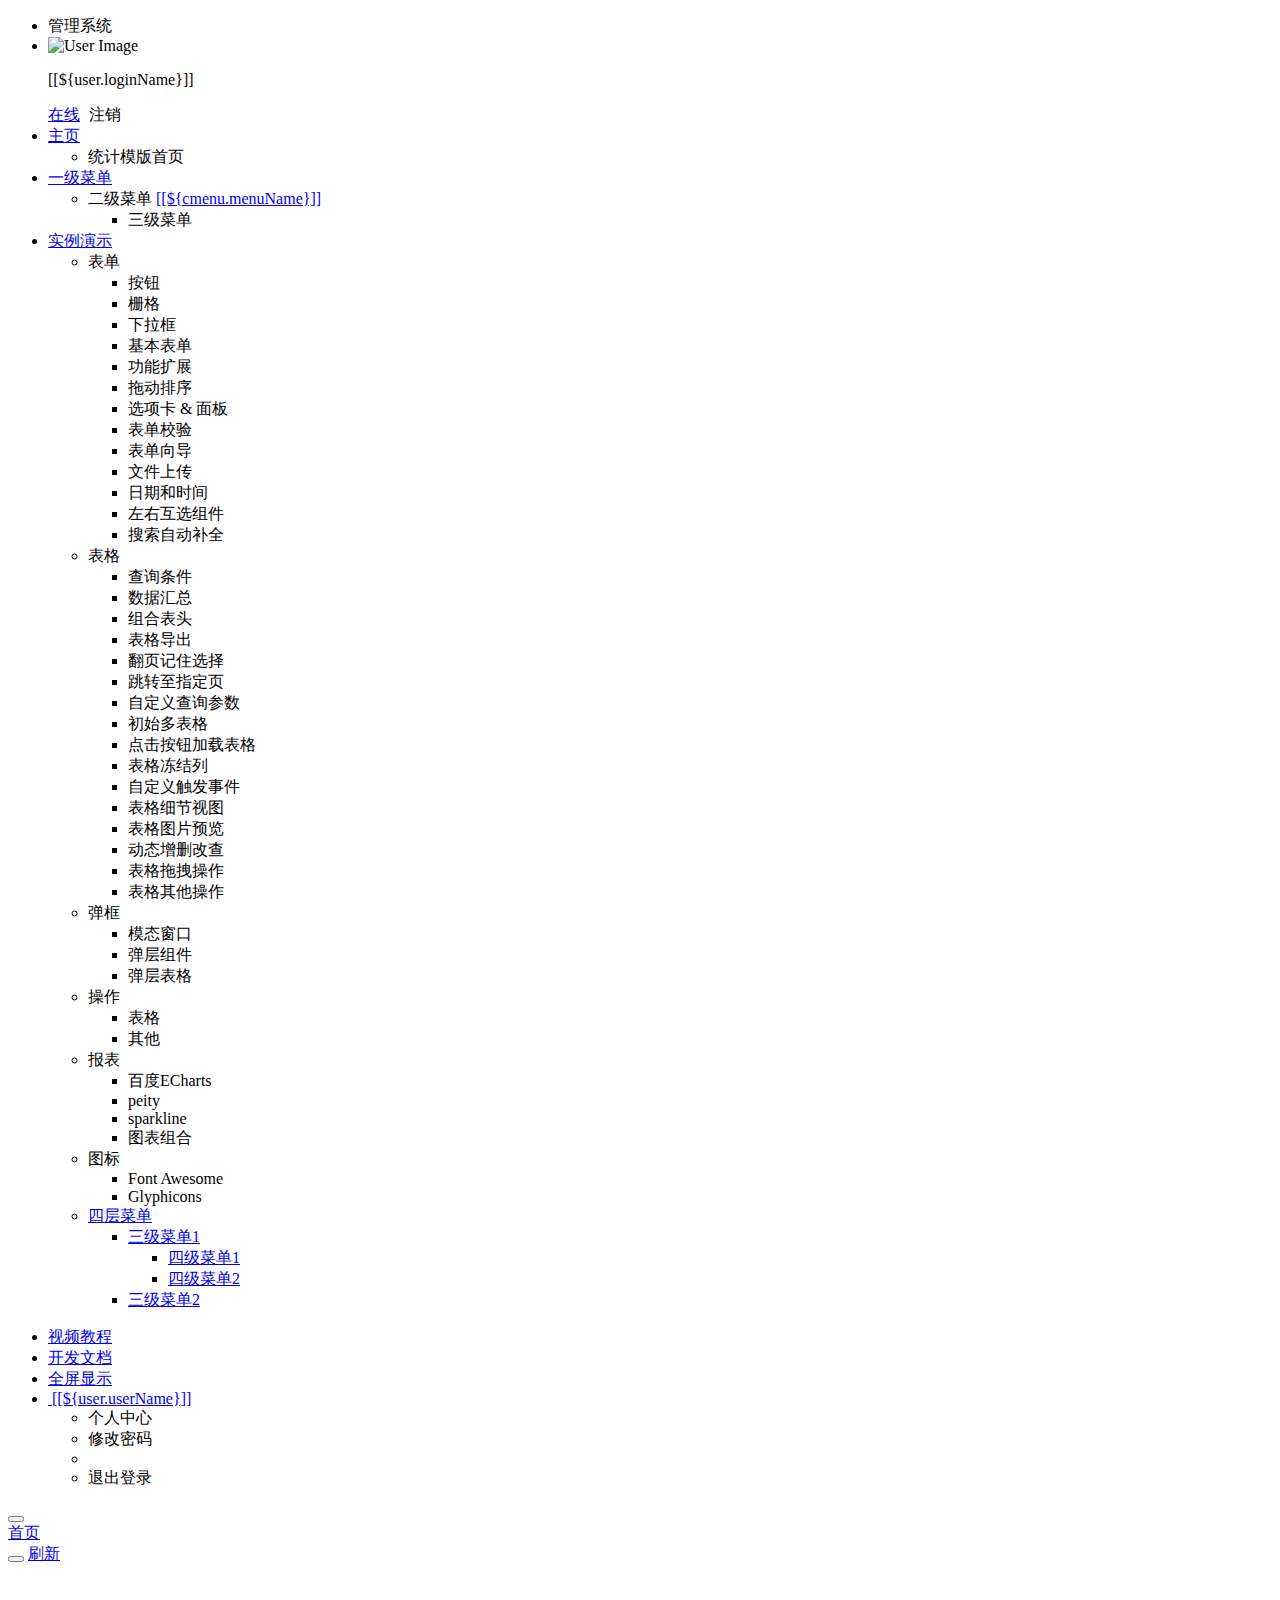
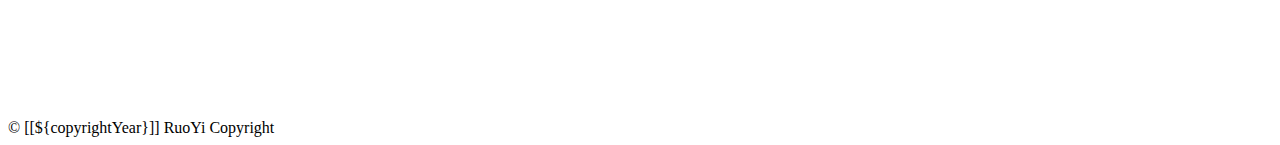
<file: ruoyi-admin/src/main/resources/templates/index.html>
<!DOCTYPE html>
<html  lang="zh" xmlns:th="http://www.thymeleaf.org">
<head>
    <meta charset="utf-8">
    <meta name="viewport" content="width=device-width, initial-scale=1.0">
    <meta name="renderer" content="webkit">
	<title>若依系统首页</title>
    <!--[if lt IE 9]>
    <meta http-equiv="refresh" content="0;ie.html"/>
    <![endif]-->
    <link th:href="@{favicon.ico}" rel="stylesheet"/>
    <link th:href="@{/css/bootstrap.min.css}" rel="stylesheet"/>
    <link th:href="@{/css/jquery.contextMenu.min.css}" rel="stylesheet"/>
    <link th:href="@{/css/font-awesome.min.css}" rel="stylesheet"/>
    <link th:href="@{/css/animate.css}" rel="stylesheet"/>
    <link th:href="@{/css/style.css}" rel="stylesheet"/>
    <link th:href="@{/css/skins.css}" rel="stylesheet"/>
    <link th:href="@{/ruoyi/css/ry-ui.css?v=3.4.0}" rel="stylesheet"/>
</head>
<body class="fixed-sidebar full-height-layout gray-bg" style="overflow: hidden" th:classappend="${@config.getKey('sys.index.skinName')}">
<div id="wrapper">

    <!--左侧导航开始-->
    <nav class="navbar-default navbar-static-side" role="navigation">
        <div class="nav-close">
            <i class="fa fa-times-circle"></i>
        </div>
        <div class="sidebar-collapse">
            <ul class="nav" id="side-menu">
                <li class="logo">
				     <span class="logo-lg">管理系统</span>
            	</li>
            	<li>
            		<div class="user-panel">
            			<a class="menuItem" title="个人中心" th:href="@{/system/user/profile/profile}">
            				<div class="hide" th:text="个人中心"></div>
					        <div class="pull-left image">
		                    	<img th:src="(${user.avatar} == '') ? @{/img/profile.jpg} : @{/profile/avatar/} + ${user.avatar}" class="img-circle" alt="User Image">
					        </div>
				        </a>
				        <div class="pull-left info">
				          <p>[[${user.loginName}]]</p>
				          <a href="#"><i class="fa fa-circle text-success"></i> 在线</a>
				          <a th:href="@{logout}" style="padding-left:5px;"><i class="fa fa-sign-out text-danger"></i> 注销</a>
				        </div>
				    </div>
            	</li>
                 <li class="active">
                    <a href="index.html"><i class="fa fa-home"></i> <span class="nav-label">主页</span> <span class="fa arrow"></span></a>
                    <ul class="nav nav-second-level">
                        <li class="active"><a class="menuItem" th:href="@{/system/main}">统计模版首页</a></li>
                    </ul>
                </li>
                <li th:each="menu : ${menus}">
                	<a href="#">
                		<i class="fa fa-bar-chart-o" th:class="${menu.icon}"></i>
                    	<span class="nav-label" th:text="${menu.menuName}">一级菜单</span> 
                    	<span class="fa arrow"></span>
                	</a>
                   <ul class="nav nav-second-level collapse">
						<li th:each="cmenu : ${menu.children}">
							<a th:if="${#lists.isEmpty(cmenu.children)}" th:class="${cmenu.target == ''} ? |menuItem| : ${cmenu.target}" th:utext="${cmenu.menuName}" th:href="@{${cmenu.url}}">二级菜单</a>
							<a th:if="${not #lists.isEmpty(cmenu.children)}" href="#">[[${cmenu.menuName}]]<span class="fa arrow"></span></a>
							<ul th:if="${not #lists.isEmpty(cmenu.children)}" class="nav nav-third-level">
								<li th:each="emenu : ${cmenu.children}"><a th:class="${emenu.target == ''} ? |menuItem| : ${emenu.target}" th:text="${emenu.menuName}" th:href="@{${emenu.url}}">三级菜单</a></li>
							</ul>
						</li>
					</ul>
                </li>
                <li th:if="${demoEnabled}">
                    <a href="#"><i class="fa fa-desktop"></i><span class="nav-label">实例演示</span><span class="fa arrow"></span></a>
                    <ul class="nav nav-second-level collapse">
                        <li> <a>表单<span class="fa arrow"></span></a>
                            <ul class="nav nav-third-level">
								<li><a class="menuItem" th:href="@{/demo/form/button}">按钮</a></li>
								<li><a class="menuItem" th:href="@{/demo/form/grid}">栅格</a></li>
								<li><a class="menuItem" th:href="@{/demo/form/select}">下拉框</a></li>
								<li><a class="menuItem" th:href="@{/demo/form/basic}">基本表单</a></li>
								<li><a class="menuItem" th:href="@{/demo/form/jasny}">功能扩展</a></li>
								<li><a class="menuItem" th:href="@{/demo/form/sortable}">拖动排序</a></li>
								<li><a class="menuItem" th:href="@{/demo/form/tabs_panels}">选项卡 & 面板</a></li>
								<li><a class="menuItem" th:href="@{/demo/form/validate}">表单校验</a></li>
								<li><a class="menuItem" th:href="@{/demo/form/wizard}">表单向导</a></li>
								<li><a class="menuItem" th:href="@{/demo/form/upload}">文件上传</a></li>
								<li><a class="menuItem" th:href="@{/demo/form/datetime}">日期和时间</a></li>
								<li><a class="menuItem" th:href="@{/demo/form/duallistbox}">左右互选组件</a></li>
								<li><a class="menuItem" th:href="@{/demo/form/autocomplete}">搜索自动补全</a></li>
							</ul>
                        </li>
                        <li> <a>表格<span class="fa arrow"></span></a>
                            <ul class="nav nav-third-level">
								<li><a class="menuItem" th:href="@{/demo/table/search}">查询条件</a></li>
								<li><a class="menuItem" th:href="@{/demo/table/footer}">数据汇总</a></li>
								<li><a class="menuItem" th:href="@{/demo/table/groupHeader}">组合表头</a></li>
								<li><a class="menuItem" th:href="@{/demo/table/export}">表格导出</a></li>
								<li><a class="menuItem" th:href="@{/demo/table/remember}">翻页记住选择</a></li>
								<li><a class="menuItem" th:href="@{/demo/table/pageGo}">跳转至指定页</a></li>
								<li><a class="menuItem" th:href="@{/demo/table/params}">自定义查询参数</a></li>
								<li><a class="menuItem" th:href="@{/demo/table/multi}">初始多表格</a></li>
								<li><a class="menuItem" th:href="@{/demo/table/button}">点击按钮加载表格</a></li>
								<li><a class="menuItem" th:href="@{/demo/table/fixedColumns}">表格冻结列</a></li>
								<li><a class="menuItem" th:href="@{/demo/table/event}">自定义触发事件</a></li>
								<li><a class="menuItem" th:href="@{/demo/table/detail}">表格细节视图</a></li>
								<li><a class="menuItem" th:href="@{/demo/table/image}">表格图片预览</a></li>
								<li><a class="menuItem" th:href="@{/demo/table/curd}">动态增删改查</a></li>
								<li><a class="menuItem" th:href="@{/demo/table/reorder}">表格拖拽操作</a></li>
								<li><a class="menuItem" th:href="@{/demo/table/other}">表格其他操作</a></li>
							</ul>
                        </li>
                        <li> <a>弹框<span class="fa arrow"></span></a>
                            <ul class="nav nav-third-level">
								<li><a class="menuItem" th:href="@{/demo/modal/dialog}">模态窗口</a></li>
								<li><a class="menuItem" th:href="@{/demo/modal/layer}">弹层组件</a></li>
								<li><a class="menuItem" th:href="@{/demo/modal/table}">弹层表格</a></li>
							</ul>
                        </li>
                        <li> <a>操作<span class="fa arrow"></span></a>
                            <ul class="nav nav-third-level">
								<li><a class="menuItem" th:href="@{/demo/operate/table}">表格</a></li>
								<li><a class="menuItem" th:href="@{/demo/operate/other}">其他</a></li>
							</ul>
                        </li>
                        <li> <a>报表<span class="fa arrow"></span></a>
                            <ul class="nav nav-third-level">
								<li><a class="menuItem" th:href="@{/demo/report/echarts}">百度ECharts</a></li>
								<li><a class="menuItem" th:href="@{/demo/report/peity}">peity</a></li>
								<li><a class="menuItem" th:href="@{/demo/report/sparkline}">sparkline</a></li>
								<li><a class="menuItem" th:href="@{/demo/report/metrics}">图表组合</a></li>
							</ul>
                        </li>
                        <li> <a>图标<span class="fa arrow"></span></a>
                            <ul class="nav nav-third-level">
								<li><a class="menuItem" th:href="@{/demo/icon/fontawesome}">Font Awesome</a></li>
								<li><a class="menuItem" th:href="@{/demo/icon/glyphicons}">Glyphicons</a></li>
							</ul>
                        </li>
                        <li>
	                        <a href="#"><i class="fa fa-sitemap"></i> <span class="nav-label">四层菜单 </span><span class="fa arrow"></span></a>
	                        <ul class="nav nav-second-level collapse">
	                            <li>
	                                <a href="#" id="damian">三级菜单1<span class="fa arrow"></span></a>
	                                <ul class="nav nav-third-level">
	                                    <li>
	                                        <a href="#">四级菜单1</a>
	                                    </li>
	                                    <li>
	                                        <a href="#">四级菜单2</a>
	                                    </li>
	                                </ul>
	                            </li>
	                            <li><a href="#">三级菜单2</a></li>
	                        </ul>
	                    </li>
                    </ul>
                </li>
            </ul>
        </div>
    </nav>
    <!--左侧导航结束-->
    
    <!--右侧部分开始-->
    <div id="page-wrapper" class="gray-bg dashbard-1">
        <div class="row border-bottom">
            <nav class="navbar navbar-static-top" role="navigation" style="margin-bottom: 0">
                <div class="navbar-header">
                    <a class="navbar-minimalize minimalize-styl-2" style="color:#FFF;" href="#" title="收起菜单">
                    	<i class="fa fa-bars"></i>
                    </a>
                </div>
                <ul class="nav navbar-top-links navbar-right welcome-message">
				    <li><a title="视频教程" href="http://doc.ruoyi.vip/#/standard/spjc" target="_blank"><i class="fa fa-video-camera"></i> 视频教程</a></li>
                    <li><a title="开发文档" href="http://doc.ruoyi.vip" target="_blank"><i class="fa fa-question-circle"></i> 开发文档</a></li>
	                <li><a title="全屏显示" href="javascript:void(0)" id="fullScreen"><i class="fa fa-arrows-alt"></i> 全屏显示</a></li>
                    <li class="dropdown user-menu">
						<a href="javascript:void(0)" class="dropdown-toggle" data-hover="dropdown">
							<img th:src="(${user.avatar} == '') ? @{/img/profile.jpg} : @{/profile/avatar/} + ${user.avatar}" class="user-image">
							<span class="hidden-xs">[[${user.userName}]]</span>
						</a>
						<ul class="dropdown-menu">
							<li class="mt5">
								<a th:href="@{/system/user/profile/profile}" class="menuItem">
								<i class="fa fa-user"></i> 个人中心</a>
							</li>
							<li>
								<a onclick="resetPwd()" class="menuItem">
								<i class="fa fa-key"></i> 修改密码</a>
							</li>
							<li class="divider"></li>
							<li>
								<a th:href="@{logout}">
								<i class="fa fa-sign-out"></i> 退出登录</a>
							</li>
						</ul>
					</li>
                </ul>
            </nav>
        </div>
        <div class="row content-tabs">
            <button class="roll-nav roll-left tabLeft">
                <i class="fa fa-backward"></i>
            </button>
            <nav class="page-tabs menuTabs">
                <div class="page-tabs-content">
                    <a href="javascript:;" class="active menuTab" data-id="/system/main">首页</a>
                </div>
            </nav>
            <button class="roll-nav roll-right tabRight">
                <i class="fa fa-forward"></i>
            </button>
            <a href="#" class="roll-nav roll-right tabReload"><i class="fa fa-refresh"></i> 刷新</a>
        </div>
        
        <a id="ax_close_max" class="ax_close_max" href="#" title="关闭全屏"> <i class="fa fa-times-circle-o"></i> </a>
                    
        <div class="row mainContent" id="content-main">
            <iframe class="RuoYi_iframe" name="iframe0" width="100%" height="100%" data-id="/system/main"
                    th:src="@{/system/main}" frameborder="0" seamless></iframe>
        </div>
        <div class="footer">
            <div class="pull-right">© [[${copyrightYear}]] RuoYi Copyright </div>
        </div>
    </div>
    <!--右侧部分结束-->
</div>
<!-- 全局js -->
<script th:src="@{/js/jquery.min.js}"></script>
<script th:src="@{/js/bootstrap.min.js}"></script>
<script th:src="@{/js/plugins/metisMenu/jquery.metisMenu.js}"></script>
<script th:src="@{/js/plugins/slimscroll/jquery.slimscroll.min.js}"></script>
<script th:src="@{/js/jquery.contextMenu.min.js}"></script>
<script th:src="@{/ajax/libs/blockUI/jquery.blockUI.js}"></script>
<script th:src="@{/ajax/libs/layer/layer.min.js}"></script>
<script th:src="@{/ruoyi/js/ry-ui.js?v=3.4.0}"></script>
<script th:src="@{/ruoyi/index.js}"></script>
<script th:src="@{/ajax/libs/fullscreen/jquery.fullscreen.js}"></script>
<script th:inline="javascript"> 
var ctx = [[@{/}]];
/*用户管理-重置密码*/
function resetPwd() {
    var url = ctx + 'system/user/profile/resetPwd';
    $.modal.open("重置密码", url, '800', '500');
}
</script>
</body>
</html>
</file>
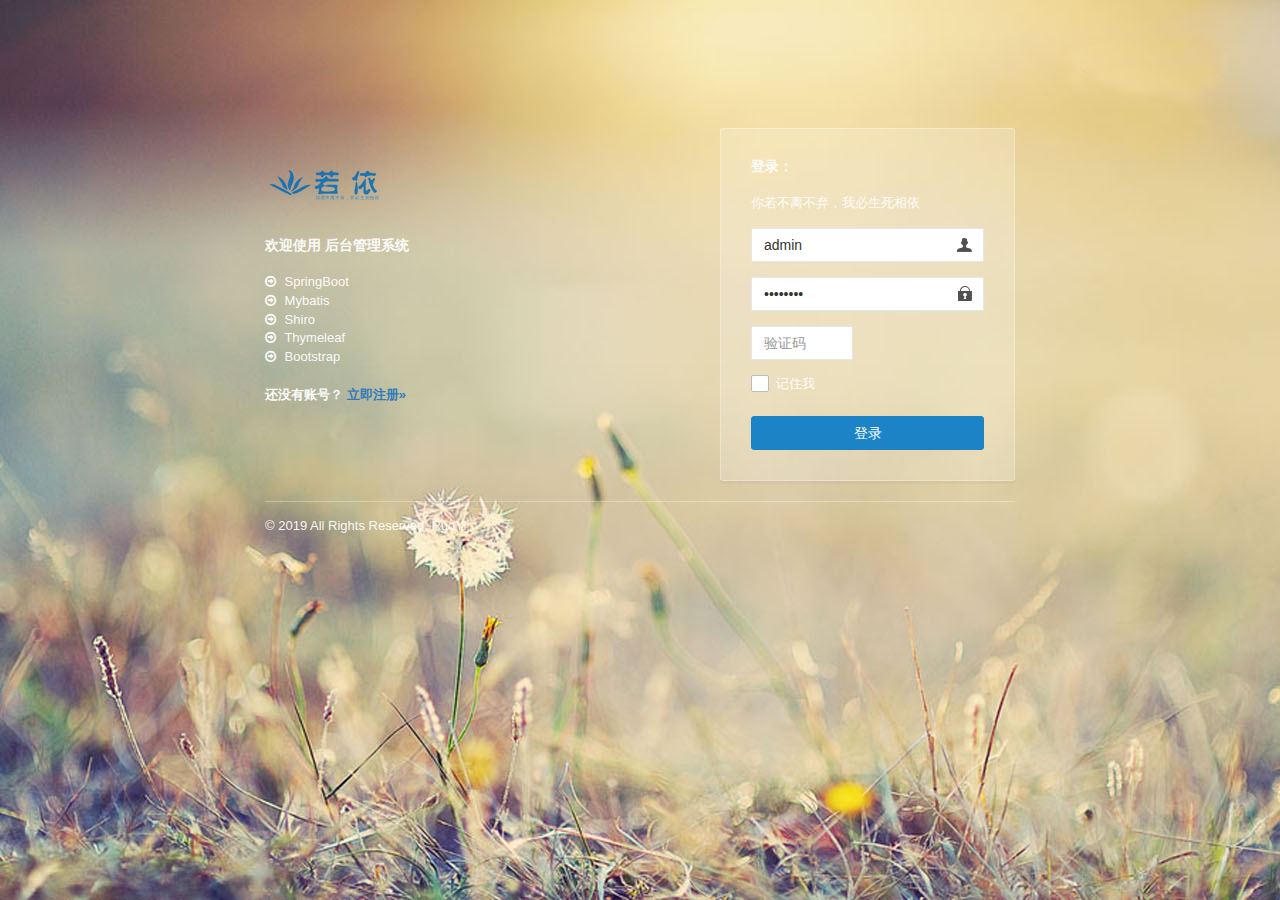
<file: ruoyi-admin/src/main/resources/templates/login.html>
<!DOCTYPE html>
<html  lang="zh" xmlns:th="http://www.thymeleaf.org">
<head>
    <meta charset="utf-8">
    <meta name="viewport" content="width=device-width, initial-scale=1.0, maximum-scale=1.0">

    <title>登录系统</title>
    <meta name="description" content="后台管理框架">
    <link href="../static/css/bootstrap.min.css" th:href="@{/css/bootstrap.min.css}" rel="stylesheet"/>
    <link href="../static/css/font-awesome.min.css" th:href="@{/css/font-awesome.min.css}" rel="stylesheet"/>
    <link href="../static/css/style.css" th:href="@{/css/style.css}" rel="stylesheet"/>
    <link href="../static/css/login.min.css" th:href="@{/css/login.min.css}" rel="stylesheet"/>
    <link href="../static/ruoyi/css/ry-ui.css" th:href="@{/ruoyi/css/ry-ui.css}" rel="stylesheet"/>
    <!--[if lt IE 9]>
    <meta http-equiv="refresh" content="0;ie.html" />
    <![endif]-->
    <link rel="shortcut icon" href="../static/favicon.ico" th:href="@{favicon.ico}"/>
    <style type="text/css">label.error { position:inherit;  }</style>
    <script>
        if(window.top!==window.self){window.top.location=window.location};
    </script>
</head>

<body class="signin">

    <div class="signinpanel">
        <div class="row">
            <div class="col-sm-7">
                <div class="signin-info">
                    <div class="logopanel m-b">
                        <h1><img alt="[ 若依]" src="../static/ruoyi.png" th:src="@{/ruoyi.png}"></h1>
                    </div>
                    <div class="m-b"></div>
                    <h4>欢迎使用 <strong>后台管理系统</strong></h4>
                    <ul class="m-b">
                        <li><i class="fa fa-arrow-circle-o-right m-r-xs"></i> SpringBoot</li>
                        <li><i class="fa fa-arrow-circle-o-right m-r-xs"></i> Mybatis</li>
                        <li><i class="fa fa-arrow-circle-o-right m-r-xs"></i> Shiro</li>
                        <li><i class="fa fa-arrow-circle-o-right m-r-xs"></i> Thymeleaf</li>
                        <li><i class="fa fa-arrow-circle-o-right m-r-xs"></i> Bootstrap</li>
                    </ul>
                    <strong>还没有账号？ <a href="#">立即注册&raquo;</a></strong>
                </div>
            </div>
            <div class="col-sm-5">
                <form id="signupForm">
                    <h4 class="no-margins">登录：</h4>
                    <p class="m-t-md">你若不离不弃，我必生死相依</p>
                    <input type="text"     name="username" class="form-control uname"     placeholder="用户名" value="admin"    />
                    <input type="password" name="password" class="form-control pword"     placeholder="密码"   value="admin123" />
					<div class="row m-t" th:if="${captchaEnabled==true}">
						<div class="col-xs-6">
						    <input type="text" name="validateCode" class="form-control code" placeholder="验证码" maxlength="5" autocomplete="off">
						</div>
						<div class="col-xs-6">
							<a href="javascript:void(0);" title="点击更换验证码">
								<img th:src="@{captcha/captchaImage(type=${captchaType})}" class="imgcode" width="85%"/>
							</a>
						</div>
					</div>
                    <div class="checkbox-custom" th:classappend="${captchaEnabled==false} ? 'm-t'">
				        <input type="checkbox" id="rememberme" name="rememberme"> <label for="rememberme">记住我</label>
				    </div>
                    <button class="btn btn-success btn-block" id="btnSubmit" data-loading="正在验证登录，请稍后...">登录</button>
                </form>
            </div>
        </div>
        <div class="signup-footer">
            <div class="pull-left">
                &copy; 2019 All Rights Reserved. RuoYi <br>
            </div>
        </div>
    </div>
<script th:inline="javascript"> var ctx = [[@{/}]]; var captchaType = [[${captchaType}]]; </script>
<!-- 全局js -->
<script src="../static/js/jquery.min.js" th:src="@{/js/jquery.min.js}"></script>
<script src="../static/js/bootstrap.min.js" th:src="@{/js/bootstrap.min.js}"></script>
<!-- 验证插件 -->
<script src="../static/ajax/libs/validate/jquery.validate.min.js" th:src="@{/ajax/libs/validate/jquery.validate.min.js}"></script>
<script src="../static/ajax/libs/validate/messages_zh.min.js" th:src="@{/ajax/libs/validate/messages_zh.min.js}"></script>
<script src="../static/ajax/libs/layer/layer.min.js" th:src="@{/ajax/libs/layer/layer.min.js}"></script>
<script src="../static/ajax/libs/blockUI/jquery.blockUI.js" th:src="@{/ajax/libs/blockUI/jquery.blockUI.js}"></script>
<script src="../static/ruoyi/js/ry-ui.js" th:src="@{/ruoyi/js/ry-ui.js?v=3.4.0}"></script>
<script src="../static/ruoyi/login.js" th:src="@{/ruoyi/login.js}"></script>
</body>
</html>
</file>
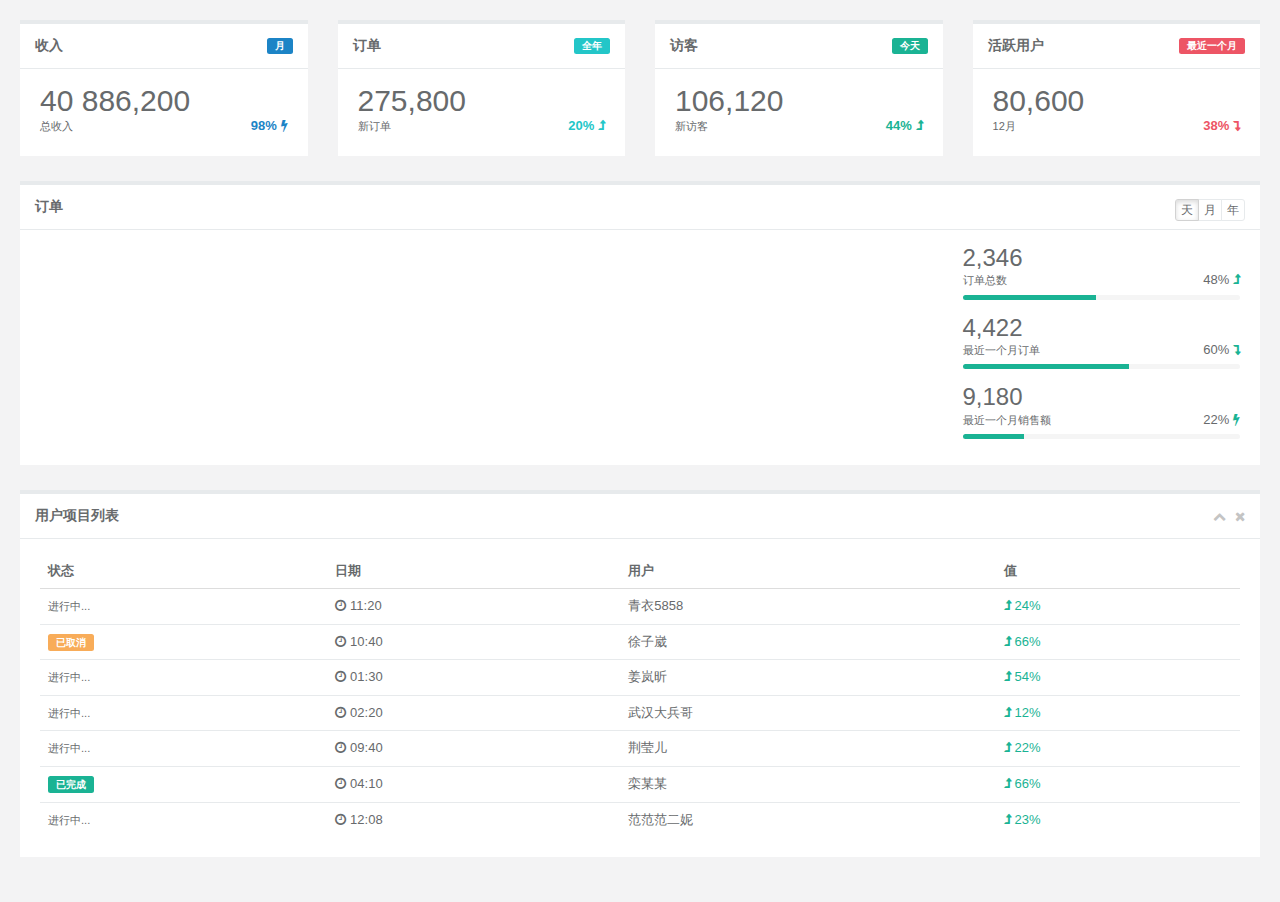
<file: ruoyi-admin/src/main/resources/templates/main.html>
<!DOCTYPE html>
<html lang="zh" xmlns:th="http://www.thymeleaf.org">
<head>
    <meta charset="utf-8">
    <meta name="viewport" content="width=device-width, initial-scale=1.0">
    <title>统计</title>
    <link rel="shortcut icon" href="favicon.ico">
    <link href="../static/css/bootstrap.min.css" th:href="@{/css/bootstrap.min.css}" rel="stylesheet"/>
    <link href="../static/css/font-awesome.min.css" th:href="@{/css/font-awesome.min.css}" rel="stylesheet"/>
    <link href="../static/css/main/animate.min.css" th:href="@{/css/main/animate.min.css}" rel="stylesheet"/>
    <link href="../static/css/main/style.min862f.css" th:href="@{/css/main/style.min862f.css}" rel="stylesheet"/>
</head>

<body class="gray-bg">
    <div class="wrapper wrapper-content">

        <div class="row">
            <div class="col-sm-3">
                <div class="ibox float-e-margins">
                    <div class="ibox-title">
                        <span class="label label-success pull-right">月</span>
                        <h5>收入</h5>
                    </div>
                    <div class="ibox-content">
                        <h1 class="no-margins">40 886,200</h1>
                        <div class="stat-percent font-bold text-success">98% <i class="fa fa-bolt"></i>
                        </div>
                        <small>总收入</small>
                    </div>
                </div>
            </div>
            <div class="col-sm-3">
                <div class="ibox float-e-margins">
                    <div class="ibox-title">
                        <span class="label label-info pull-right">全年</span>
                        <h5>订单</h5>
                    </div>
                    <div class="ibox-content">
                        <h1 class="no-margins">275,800</h1>
                        <div class="stat-percent font-bold text-info">20% <i class="fa fa-level-up"></i>
                        </div>
                        <small>新订单</small>
                    </div>
                </div>
            </div>
            <div class="col-sm-3">
                <div class="ibox float-e-margins">
                    <div class="ibox-title">
                        <span class="label label-primary pull-right">今天</span>
                        <h5>访客</h5>
                    </div>
                    <div class="ibox-content">
                        <h1 class="no-margins">106,120</h1>
                        <div class="stat-percent font-bold text-navy">44% <i class="fa fa-level-up"></i>
                        </div>
                        <small>新访客</small>
                    </div>
                </div>
            </div>
            <div class="col-sm-3">
                <div class="ibox float-e-margins">
                    <div class="ibox-title">
                        <span class="label label-danger pull-right">最近一个月</span>
                        <h5>活跃用户</h5>
                    </div>
                    <div class="ibox-content">
                        <h1 class="no-margins">80,600</h1>
                        <div class="stat-percent font-bold text-danger">38% <i class="fa fa-level-down"></i>
                        </div>
                        <small>12月</small>
                    </div>
                </div>
            </div>
        </div>
        
        <div class="row">
            <div class="col-sm-12">
                <div class="ibox float-e-margins">
                    <div class="ibox-title">
                        <h5>订单</h5>
                        <div class="pull-right">
                            <div class="btn-group">
                                <button type="button" class="btn btn-xs btn-white active">天</button>
                                <button type="button" class="btn btn-xs btn-white">月</button>
                                <button type="button" class="btn btn-xs btn-white">年</button>
                            </div>
                        </div>
                    </div>
                    <div class="ibox-content">
                        <div class="row">
                            <div class="col-sm-9">
                                <div class="flot-chart">
                                    <div class="flot-chart-content" id="flot-dashboard-chart"></div>
                                </div>
                            </div>
                            <div class="col-sm-3">
                                <ul class="stat-list">
                                    <li>
                                        <h2 class="no-margins">2,346</h2>
                                        <small>订单总数</small>
                                        <div class="stat-percent">48% <i class="fa fa-level-up text-navy"></i>
                                        </div>
                                        <div class="progress progress-mini">
                                            <div style="width: 48%;" class="progress-bar"></div>
                                        </div>
                                    </li>
                                    <li>
                                        <h2 class="no-margins ">4,422</h2>
                                        <small>最近一个月订单</small>
                                        <div class="stat-percent">60% <i class="fa fa-level-down text-navy"></i>
                                        </div>
                                        <div class="progress progress-mini">
                                            <div style="width: 60%;" class="progress-bar"></div>
                                        </div>
                                    </li>
                                    <li>
                                        <h2 class="no-margins ">9,180</h2>
                                        <small>最近一个月销售额</small>
                                        <div class="stat-percent">22% <i class="fa fa-bolt text-navy"></i>
                                        </div>
                                        <div class="progress progress-mini">
                                            <div style="width: 22%;" class="progress-bar"></div>
                                        </div>
                                    </li>
                                 </ul>
                            </div>
                        </div>
                    </div>
                </div>
            </div>
        </div>
        
        <div class="row">
            <div class="col-sm-12">
                <div class="ibox float-e-margins">
                    <div class="ibox-title">
                        <h5>用户项目列表</h5>
                        <div class="ibox-tools">
                            <a class="collapse-link">
                                <i class="fa fa-chevron-up"></i>
                            </a>
                            <a class="close-link">
                                <i class="fa fa-times"></i>
                            </a>
                        </div>
                    </div>
                    <div class="ibox-content">
                        <table class="table table-hover no-margins">
                            <thead>
                                <tr>
                                    <th>状态</th>
                                    <th>日期</th>
                                    <th>用户</th>
                                    <th>值</th>
                                </tr>
                            </thead>
                            <tbody>
                                <tr>
                                    <td><small>进行中...</small>
                                    </td>
                                    <td><i class="fa fa-clock-o"></i> 11:20</td>
                                    <td>青衣5858</td>
                                    <td class="text-navy"> <i class="fa fa-level-up"></i> 24%</td>
                                </tr>
                                <tr>
                                    <td><span class="label label-warning">已取消</span>
                                    </td>
                                    <td><i class="fa fa-clock-o"></i> 10:40</td>
                                    <td>徐子崴</td>
                                    <td class="text-navy"> <i class="fa fa-level-up"></i> 66%</td>
                                </tr>
                                <tr>
                                    <td><small>进行中...</small>
                                    </td>
                                    <td><i class="fa fa-clock-o"></i> 01:30</td>
                                    <td>姜岚昕</td>
                                    <td class="text-navy"> <i class="fa fa-level-up"></i> 54%</td>
                                </tr>
                                <tr>
                                    <td><small>进行中...</small>
                                    </td>
                                    <td><i class="fa fa-clock-o"></i> 02:20</td>
                                    <td>武汉大兵哥</td>
                                    <td class="text-navy"> <i class="fa fa-level-up"></i> 12%</td>
                                </tr>
                                <tr>
                                    <td><small>进行中...</small>
                                    </td>
                                    <td><i class="fa fa-clock-o"></i> 09:40</td>
                                    <td>荆莹儿</td>
                                    <td class="text-navy"> <i class="fa fa-level-up"></i> 22%</td>
                                </tr>
                                <tr>
                                    <td><span class="label label-primary">已完成</span>
                                    </td>
                                    <td><i class="fa fa-clock-o"></i> 04:10</td>
                                    <td>栾某某</td>
                                    <td class="text-navy"> <i class="fa fa-level-up"></i> 66%</td>
                                </tr>
                                <tr>
                                    <td><small>进行中...</small>
                                    </td>
                                    <td><i class="fa fa-clock-o"></i> 12:08</td>
                                    <td>范范范二妮</td>
                                    <td class="text-navy"> <i class="fa fa-level-up"></i> 23%</td>
                                </tr>
                            </tbody>
                        </table>
                    </div>
                </div>
            </div>
         </div>
      </div>
    </div>
    <script th:src="@{/js/jquery.min.js}"></script>
    <script th:src="@{/js/bootstrap.min.js}"></script>
    <script th:src="@{/ajax/libs/flot/jquery.flot.js}"></script>

    <th:block th:include="include :: sparkline-js" />
    <script type="text/javascript">
	    $(document).ready(function () {
	        var data2 = [
	            [gd(2012, 1, 1), 7], [gd(2012, 1, 2), 6], [gd(2012, 1, 3), 4], [gd(2012, 1, 4), 8],
	            [gd(2012, 1, 5), 9], [gd(2012, 1, 6), 7], [gd(2012, 1, 7), 5], [gd(2012, 1, 8), 4],
	            [gd(2012, 1, 9), 7], [gd(2012, 1, 10), 8], [gd(2012, 1, 11), 9], [gd(2012, 1, 12), 6],
	            [gd(2012, 1, 13), 4], [gd(2012, 1, 14), 5], [gd(2012, 1, 15), 11], [gd(2012, 1, 16), 8],
	            [gd(2012, 1, 17), 8], [gd(2012, 1, 18), 11], [gd(2012, 1, 19), 11], [gd(2012, 1, 20), 6],
	            [gd(2012, 1, 21), 6], [gd(2012, 1, 22), 8], [gd(2012, 1, 23), 11], [gd(2012, 1, 24), 13],
	            [gd(2012, 1, 25), 7], [gd(2012, 1, 26), 9], [gd(2012, 1, 27), 9], [gd(2012, 1, 28), 8],
	            [gd(2012, 1, 29), 5], [gd(2012, 1, 30), 8], [gd(2012, 1, 31), 25]
	        ];
	
	        var data3 = [
	            [gd(2012, 1, 1), 800], [gd(2012, 1, 2), 500], [gd(2012, 1, 3), 600], [gd(2012, 1, 4), 700],
	            [gd(2012, 1, 5), 500], [gd(2012, 1, 6), 456], [gd(2012, 1, 7), 800], [gd(2012, 1, 8), 589],
	            [gd(2012, 1, 9), 467], [gd(2012, 1, 10), 876], [gd(2012, 1, 11), 689], [gd(2012, 1, 12), 700],
	            [gd(2012, 1, 13), 500], [gd(2012, 1, 14), 600], [gd(2012, 1, 15), 700], [gd(2012, 1, 16), 786],
	            [gd(2012, 1, 17), 345], [gd(2012, 1, 18), 888], [gd(2012, 1, 19), 888], [gd(2012, 1, 20), 888],
	            [gd(2012, 1, 21), 987], [gd(2012, 1, 22), 444], [gd(2012, 1, 23), 999], [gd(2012, 1, 24), 567],
	            [gd(2012, 1, 25), 786], [gd(2012, 1, 26), 666], [gd(2012, 1, 27), 888], [gd(2012, 1, 28), 900],
	            [gd(2012, 1, 29), 178], [gd(2012, 1, 30), 555], [gd(2012, 1, 31), 993]
	        ];
	
	
	        var dataset = [
	            {
	                label: "订单数",
	                data: data3,
	                color: "#1ab394",
	                bars: {
	                    show: true,
	                    align: "center",
	                    barWidth: 24 * 60 * 60 * 600,
	                    lineWidth: 0
	                }
	
	            }, {
	                label: "付款数",
	                data: data2,
	                yaxis: 2,
	                color: "#464f88",
	                lines: {
	                    lineWidth: 1,
	                    show: true,
	                    fill: true,
	                    fillColor: {
	                        colors: [{
	                            opacity: 0.2
	                        }, {
	                            opacity: 0.2
	                        }]
	                    }
	                },
	                splines: {
	                    show: false,
	                    tension: 0.6,
	                    lineWidth: 1,
	                    fill: 0.1
	                },
	            }
	        ];
	
	
	        var options = {
	            xaxis: {
	                mode: "time",
	                tickSize: [3, "day"],
	                tickLength: 0,
	                axisLabel: "Date",
	                axisLabelUseCanvas: true,
	                axisLabelFontSizePixels: 12,
	                axisLabelFontFamily: 'Arial',
	                axisLabelPadding: 10,
	                color: "#838383"
	            },
	            yaxes: [{
	                    position: "left",
	                    max: 1070,
	                    color: "#838383",
	                    axisLabelUseCanvas: true,
	                    axisLabelFontSizePixels: 12,
	                    axisLabelFontFamily: 'Arial',
	                    axisLabelPadding: 3
	            }, {
	                    position: "right",
	                    clolor: "#838383",
	                    axisLabelUseCanvas: true,
	                    axisLabelFontSizePixels: 12,
	                    axisLabelFontFamily: ' Arial',
	                    axisLabelPadding: 67
	            }
	            ],
	            legend: {
	                noColumns: 1,
	                labelBoxBorderColor: "#000000",
	                position: "nw"
	            },
	            grid: {
	                hoverable: false,
	                borderWidth: 0,
	                color: '#838383'
	            }
	        };
	
	        function gd(year, month, day) {
	            return new Date(year, month - 1, day).getTime();
	        }
	
	        var previousPoint = null,
	            previousLabel = null;
	
	        $.plot($("#flot-dashboard-chart"), dataset, options);
	    });
    </script>
</body>
</html>
</file>
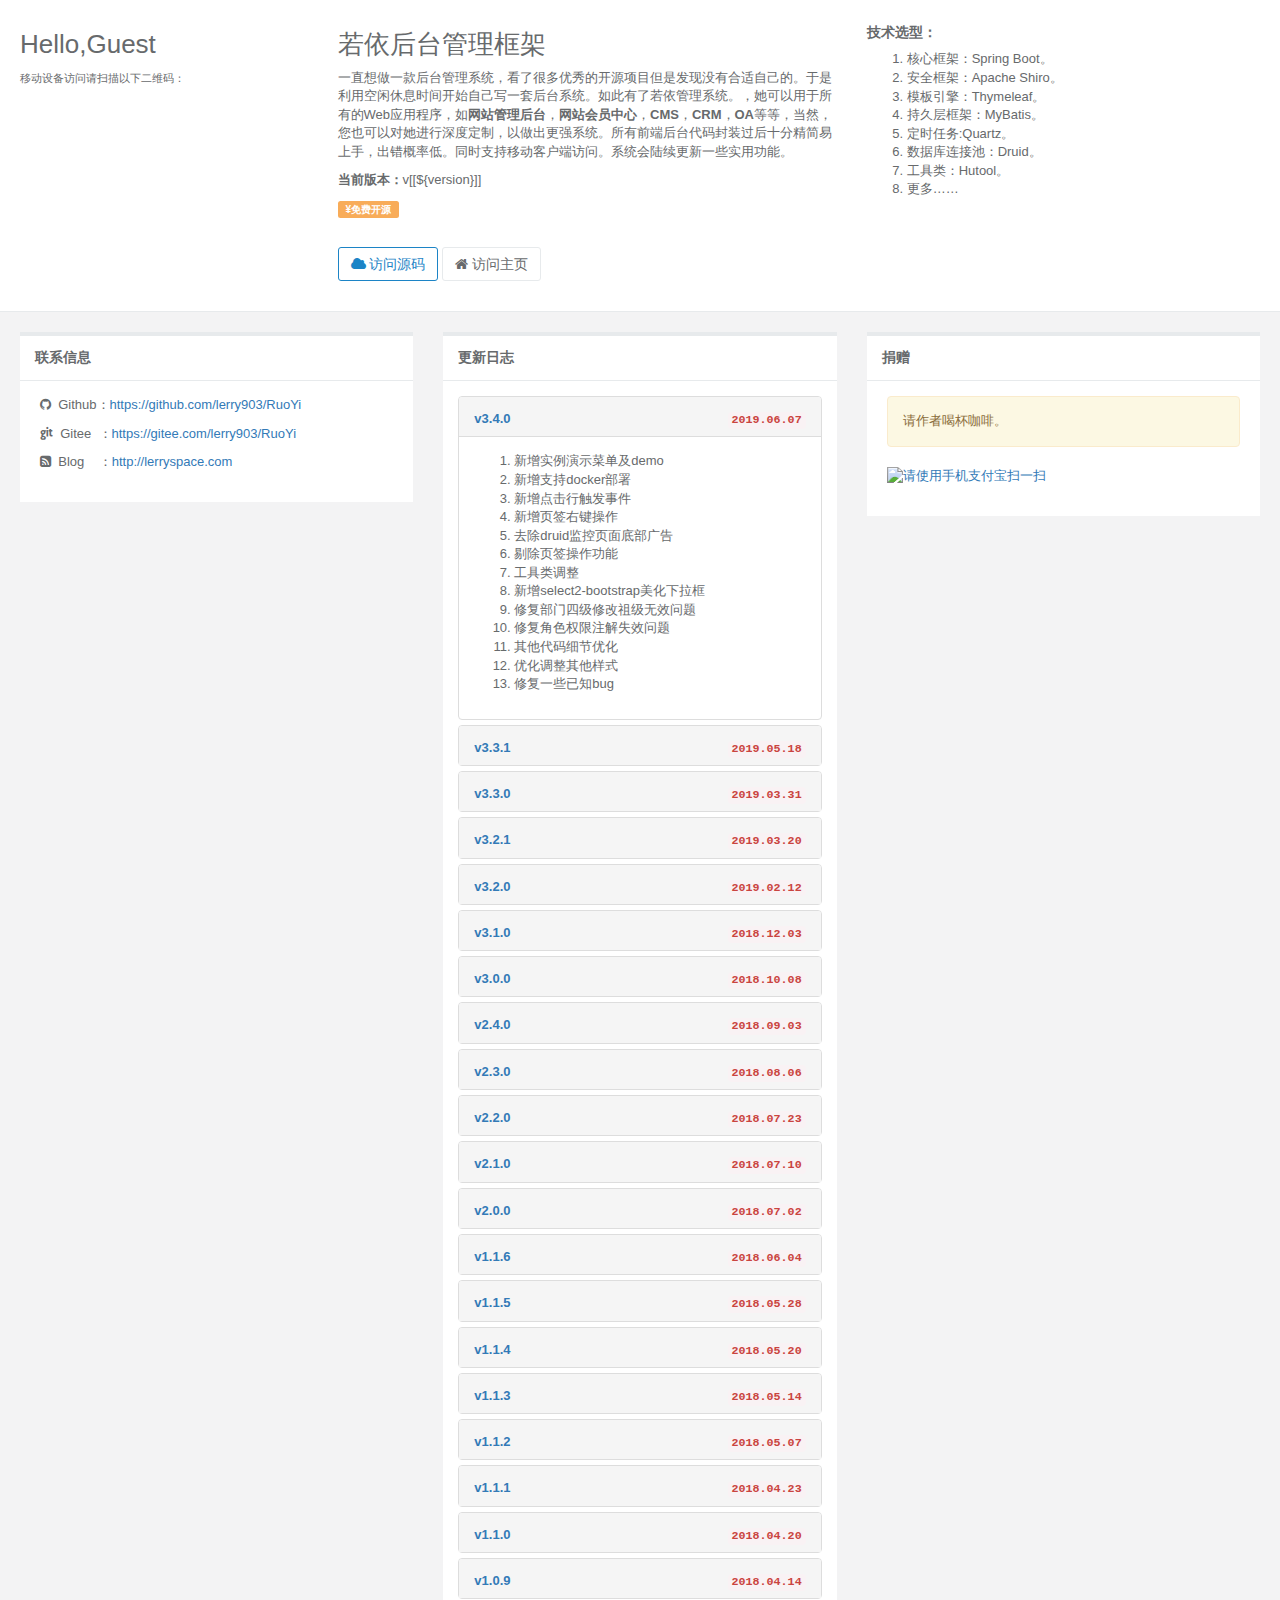
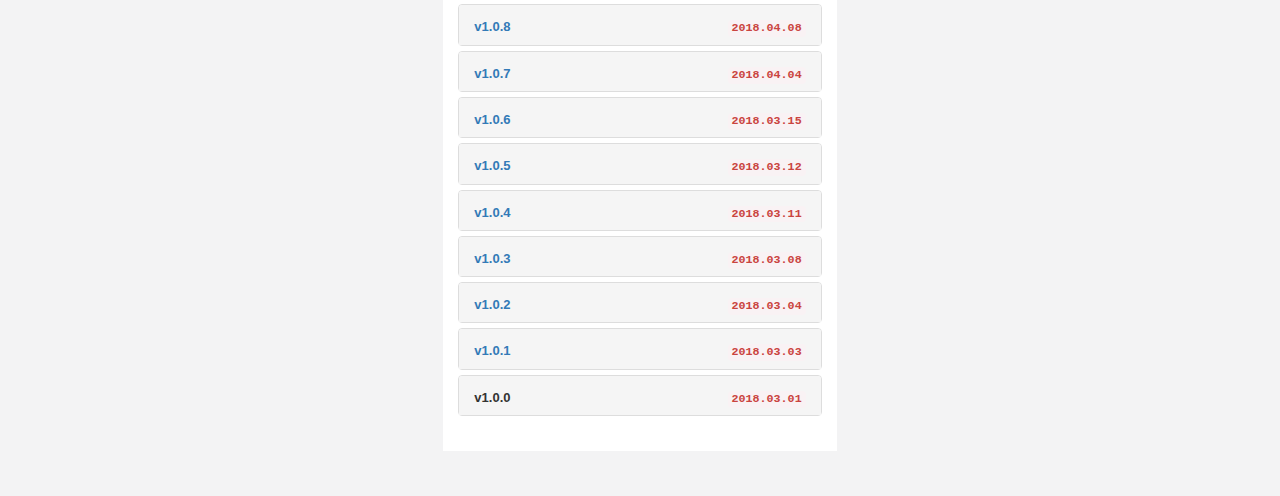
<file: ruoyi-admin/src/main/resources/templates/main_v1.html>
<!DOCTYPE html>
<html lang="zh" xmlns:th="http://www.thymeleaf.org">
<head>
    <meta charset="utf-8">
    <meta name="viewport" content="width=device-width, initial-scale=1.0">
    <!--360浏览器优先以webkit内核解析-->
    <title>若依介绍</title>
    <link rel="shortcut icon" href="favicon.ico">
    <link href="../static/css/bootstrap.min.css" th:href="@{/css/bootstrap.min.css}" rel="stylesheet"/>
    <link href="../static/css/font-awesome.min.css" th:href="@{/css/font-awesome.min.css}" rel="stylesheet"/>
    <link href="../static/css/main/animate.min.css" th:href="@{/css/main/animate.min.css}" rel="stylesheet"/>
    <link href="../static/css/main/style.min862f.css" th:href="@{/css/main/style.min862f.css}" rel="stylesheet"/>
</head>

<body class="gray-bg">
<div class="row  border-bottom white-bg dashboard-header">
    <div class="col-sm-3">
        <h2>Hello,Guest</h2>
        <small>移动设备访问请扫描以下二维码：</small>
        <br>
        <br>
        <img th:src="@{/img/qr_code.png}" width="100%" style="max-width:264px;">
        <br>
    </div>
    <div class="col-sm-5">
        <h2>若依后台管理框架</h2>
        <p>一直想做一款后台管理系统，看了很多优秀的开源项目但是发现没有合适自己的。于是利用空闲休息时间开始自己写一套后台系统。如此有了若依管理系统。，她可以用于所有的Web应用程序，如<b>网站管理后台</b>，<b>网站会员中心</b>，<b>CMS</b>，<b>CRM</b>，<b>OA</b>等等，当然，您也可以对她进行深度定制，以做出更强系统。所有前端后台代码封装过后十分精简易上手，出错概率低。同时支持移动客户端访问。系统会陆续更新一些实用功能。
        </p>
        <p>
            <b>当前版本：</b><span>v[[${version}]]</span>
        </p>
        <p>
            <span class="label label-warning">&yen;免费开源</span>
        </p>
        <br>
        <p>
            <a class="btn btn-success btn-outline" href="https://github.com/lerry903/RuoYi" target="_blank">
                <i class="fa fa-cloud"> </i> 访问源码
            </a>
            <a class="btn btn-white btn-bitbucket" href="https://github.com/lerry903/RuoYi" target="_blank">
                <i class="fa fa-home"></i> 访问主页
            </a>
        </p>
    </div>
    <div class="col-sm-4">
        <h4>技术选型：</h4>
        <ol>
            <li>核心框架：Spring Boot。</li>
            <li>安全框架：Apache Shiro。</li>
            <li>模板引擎：Thymeleaf。</li>
            <li>持久层框架：MyBatis。</li>
            <li>定时任务:Quartz。</li>
            <li>数据库连接池：Druid。</li>
            <li>工具类：Hutool。</li>
            <li>更多……</li>
        </ol>
    </div>

</div>
<div class="wrapper wrapper-content">
    <div class="row">
        <div class="col-sm-4">

            <div class="ibox float-e-margins">
                <div class="ibox-title">
                    <h5>联系信息</h5>

                </div>
                <div class="ibox-content">
                    <p><i class="fa fa-github"></i> &nbsp;Github：<a href="https://github.com/lerry903/RuoYi" target="_blank">https://github.com/lerry903/RuoYi</a>
                    </p>
                    <p><i class="fa fa-git"></i> &nbsp;Gitee&nbsp;&nbsp;：<a href="https://gitee.com/lerry903/RuoYi" target="_blank">https://gitee.com/lerry903/RuoYi</a>
                    </p>
                    <p><i class="fa fa-rss-square"></i> &nbsp;Blog&nbsp;&nbsp;&nbsp;&nbsp;：<a href="http://lerryspace.com" target="_blank">http://lerryspace.com</a>
                    </p>
                </div>
            </div>
        </div>
        <div class="col-sm-4">
            <div class="ibox float-e-margins">
                <div class="ibox-title">
                    <h5>更新日志</h5>
                </div>
                <div class="ibox-content no-padding">
                    <div class="panel-body">
                        <div class="panel-group" id="version">
                            <div class="panel panel-default">
                                <div class="panel-heading">
                                    <a data-toggle="collapse" data-parent="#version" href="#v340">
                                        <h5 class="panel-title">
                                            v3.4.0<code class="pull-right">2019.06.07</code>
                                        </h5>
                                    </a>
                                </div>
                                <div id="v340" class="panel-collapse collapse in">
                                    <div class="panel-body">
                                        <ol>
                                            <li>新增实例演示菜单及demo</li>
                                            <li>新增支持docker部署</li>
                                            <li>新增点击行触发事件</li>
                                            <li>新增页签右键操作</li>
                                            <li>去除druid监控页面底部广告</li>
                                            <li>剔除页签操作功能</li>
                                            <li>工具类调整</li>
                                            <li>新增select2-bootstrap美化下拉框</li>
                                            <li>修复部门四级修改祖级无效问题</li>
                                            <li>修复角色权限注解失效问题</li>
                                            <li>其他代码细节优化</li>
                                            <li>优化调整其他样式</li>
                                            <li>修复一些已知bug</li>
                                        </ol>
                                    </div>
                                </div>
                            </div>
                            <div class="panel panel-default">
                                <div class="panel-heading">
                                    <a data-toggle="collapse" data-parent="#version" href="#v331">
                                        <h5 class="panel-title">
                                            v3.3.1<code class="pull-right">2019.05.18</code>
                                        </h5>
                                    </a>
                                </div>
                                <div id="v331" class="panel-collapse collapse">
                                    <div class="panel-body">
                                        <ol>
                                            <li>修复一些已知bug</li>
                                            <li>优化各种配置</li>
                                            <li>新增角色权限权限可见性，字典状态限制</li>
                                            <li>去除统计代码</li>
                                            <li>更改系统接口扫描方式</li>
                                            <li>新增查询表格树指定列值</li>
                                            <li>国际化资源文件调整</li>
                                            <li>新增图片放大效果</li>
                                            <li>新增查询条件支持下拉多选</li>
                                            <li>支持更多格式文件上传</li>
                                            <li>升级升级Spring Boot到2.1.5</li>
                                            <li>其他代码细节优化</li>
                                        </ol>
                                    </div>
                                </div>
                            </div>
                            <div class="panel panel-default">
                                <div class="panel-heading">
                                    <a data-toggle="collapse" data-parent="#version" href="#v33">
                                        <h5 class="panel-title">
                                            v3.3.0<code class="pull-right">2019.03.31</code>
                                        </h5>
                                    </a>
                                </div>
                                <div id="v33" class="panel-collapse collapse">
                                    <div class="panel-body">
                                        <ol>
                                            <li>调整用户个人中心页面</li>
                                            <li>新增角色管理分配用户功能</li>
                                            <li>支持左右冻结列</li>
                                            <li>修复IE浏览器导出功能报错</li>
                                            <li>捕获线程池执行任务抛出的异常</li>
                                            <li>增加日期控件显示类型及回显格式扩展选项</li>
                                            <li>修复关闭最后选项卡无法激活滚动问题</li>
                                            <li>修复表格数据重新加载未触发部分按钮禁用</li>
                                            <li>新增表格启用点击选中行参数</li>
                                            <li>修改上传文件按日期存储</li>
                                            <li>新增表格字符超长浮动提示</li>
                                            <li>升级druid到最新版本1.1.14</li>
                                            <li>其他细节优化</li>
                                        </ol>
                                    </div>
                                </div>
                            </div>
                            <div class="panel panel-default">
                                <div class="panel-heading">
                                    <a data-toggle="collapse" data-parent="#version" href="#v321">
                                        <h5 class="panel-title">
                                            v3.2.1<code class="pull-right">2019.03.20</code>
                                        </h5>
                                    </a>
                                </div>
                                <div id="v321" class="panel-collapse collapse">
                                    <div class="panel-body">
                                        <ol>
                                            <li>升级SpringBoot到最新版本2.1.3</li>
                                            <li>修复一些已知bug</li>
                                            <li>新增表格客户端分页选项</li>
                                            <li>使用jsonview展示操作日志参数</li>
                                            <li>修复一些安全问题</li>
                                            <li>优化现有代码</li>
                                            <li>定时任务支持并发控制</li>
                                        </ol>
                                    </div>
                                </div>
                            </div>
                            <div class="panel panel-default">
                                <div class="panel-heading">
                                    <a data-toggle="collapse" data-parent="#version" href="#v32">
                                        <h5 class="panel-title">
                                            v3.2.0<code class="pull-right">2019.02.12</code>
                                        </h5>
                                    </a>
                                </div>
                                <div id="v32" class="panel-collapse collapse">
                                    <div class="panel-body">
                                        <ol>
                                            <li>修复一些已知bug</li>
                                            <li>升级datepicker拓展</li>
                                            <li>新增表格列支持左右列冻结</li>
                                            <li>部门修改时不允许选择最后节点</li>
                                            <li>修复部门菜单排序字段无效</li>
                                            <li>修复光驱磁盘导致服务监控异常</li>
                                            <li>登录界面去除check插件</li>
                                            <li>验证码文本字符间距修正</li>
                                            <li>升级SpringBoot到最新版本2.1.1</li>
                                            <li>升级MYSQL驱动</li>
                                            <li>修正登录必填项位置偏移</li>
                                            <li>Session会话检查优化</li>
                                            <li>Excel注解支持多级获取</li>
                                            <li>新增序列号生成方法</li>
                                            <li>修复WAR部署tomcat退出线程异常</li>
                                            <li>全屏操作增加默认确认/关闭</li>
                                            <li>修复个人信息可能导致漏洞</li>
                                            <li>字典数据根据下拉选择新增类型</li>
                                            <li>升级Summernote到最新版本v0.8.11</li>
                                            <li>新增用户数据导入</li>
                                            <li>首页主题样式更换</li>
                                            <li>layer扩展主题更换</li>
                                            <li>用户管理移动端默认隐藏左侧布局</li>
                                            <li>详细信息弹出层显示在顶层</li>
                                            <li>表格支持切换状态（用户/角色/定时任务）</li>
                                            <li>Druid数据源支持配置继承</li>
                                            <li>修正部分iPhone手机端表格适配问题</li>
                                            <li>新增防止重复提交表单方法</li>
                                            <li>新增表格数据统计汇总方法</li>
                                            <li>支持富文本上传图片文件</li>
                                        </ol>
                                    </div>
                                </div>
                            </div>
                            <div class="panel panel-default">
                                <div class="panel-heading">
                                    <a data-toggle="collapse" data-parent="#version" href="#v31">
                                        <h5 class="panel-title">
                                            v3.1.0<code class="pull-right">2018.12.03</code>
                                        </h5>
                                    </a>
                                </div>
                                <div id="v31" class="panel-collapse collapse">
                                    <div class="panel-body">
                                        <ol>
                                            <li>新增内网不获取IP地址</li>
                                            <li>新增cron表达式有效校验</li>
                                            <li>定时任务新增详细信息</li>
                                            <li>定时任务默认策略修改（不触发立即执行）</li>
                                            <li>定时任务显示下一个执行周期</li>
                                            <li>支持前端任意日期格式处理</li>
                                            <li>上传头像删除多余提交按钮</li>
                                            <li>表格增加行间隔色配置项</li>
                                            <li>表格增加转义HTML字符串配置项</li>
                                            <li>表格增加显示/隐藏指定列</li>
                                            <li>代码生成优化</li>
                                            <li>操作日志参数格式化显示</li>
                                            <li>页签新增新增全屏显示</li>
                                            <li>新增一键打包部署</li>
                                            <li>Excel注解新增多个参数</li>
                                            <li>新增提交静默更新表格方法</li>
                                            <li>新增服务监控菜单</li>
                                        </ol>
                                    </div>
                                </div>
                            </div>
                            <div class="panel panel-default">
                                <div class="panel-heading">
                                    <a data-toggle="collapse" data-parent="#version" href="#v30">
                                        <h5 class="panel-title">
                                            v3.0.0<code class="pull-right">2018.10.08</code>
                                        </h5>
                                    </a>
                                </div>
                                <div id="v30" class="panel-collapse collapse">
                                    <div class="panel-body">
                                        <ol>
                                            <li>升级poi到最新版3.17</li>
                                            <li>导出修改临时目录绝对路径</li>
                                            <li>升级laydate升级到最新版5.0.9</li>
                                            <li>升级SpringBoot到最新版本2.0.5</li>
                                            <li>优化开始/结束时间校验限制</li>
                                            <li>重置密码参数表中获取默认值</li>
                                            <li>修复头像修改显示问题</li>
                                            <li>新增数据权限过滤注解</li>
                                            <li>新增表格检索折叠按钮</li>
                                            <li>新增清空（登录、操作、调度）日志</li>
                                            <li>固定按钮位置（提交/关闭）</li>
                                            <li>部门/菜单支持（展开/折叠）</li>
                                            <li>部分细节调整优化</li>
                                            <li>项目采用分模块</li>
                                        </ol>
                                    </div>
                                </div>
                            </div>
                            <div class="panel panel-default">
                                <div class="panel-heading">
                                    <a data-toggle="collapse" data-parent="#version" href="#v24">
                                        <h5 class="panel-title">
                                            v2.4.0<code class="pull-right">2018.09.03</code>
                                        </h5>
                                    </a>
                                </div>
                                <div id="v24" class="panel-collapse collapse">
                                    <div class="panel-body">
                                        <ol>
                                            <li>支持部门多级查询</li>
                                            <li>修复菜单状态查询无效</li>
                                            <li>支持IP地址开关</li>
                                            <li>支持XSS开关</li>
                                            <li>记录日志异步处理</li>
                                            <li>字典回显样式更改为下拉框</li>
                                            <li>菜单类型必填校验</li>
                                            <li>修复在线用户排序报错</li>
                                            <li>增加重置按钮</li>
                                            <li>支持注解导入数据</li>
                                            <li>支持弹层外区域关闭</li>
                                            <li>备注更换为文本区域</li>
                                            <li>新增角色逻辑删除</li>
                                            <li>新增部门逻辑删除</li>
                                            <li>支持部门数据权限</li>
                                            <li>管理员默认拥有所有授权</li>
                                            <li>字典数据采用分页</li>
                                            <li>部分细节调整优化</li>
                                        </ol>
                                    </div>
                                </div>
                            </div>
                            <div class="panel panel-default">
                                <div class="panel-heading">
                                    <a data-toggle="collapse" data-parent="#version" href="#v23">
                                        <h5 class="panel-title">
                                            v2.3.0<code
                                                class="pull-right">2018.08.06</code>
                                        </h5>
                                    </a>
                                </div>
                                <div id="v23" class="panel-collapse collapse">
                                    <div class="panel-body">
                                        <ol>
                                            <li>支持表格不分页开关控制</li>
                                            <li>修改字典类型同步修改字典数据</li>
                                            <li>代码生成新增修改后缀处理</li>
                                            <li>代码生成新增实体toString</li>
                                            <li>代码生成非字符串去除!=''</li>
                                            <li>导出数据前加载遮罩层</li>
                                            <li>部门删除校验条件修改</li>
                                            <li>搜索查询下载优化</li>
                                            <li>手机打开弹出层自适应</li>
                                            <li>角色岗位禁用显示置灰</li>
                                            <li>角色禁用不显示菜单</li>
                                            <li>新增导出权限</li>
                                            <li>角色权限唯一校验</li>
                                            <li>岗位名称编码唯一校验</li>
                                            <li>TreeTable优化</li>
                                            <li>支持多数据源</li>
                                            <li>其他细节优化</li>
                                        </ol>
                                    </div>
                                </div>
                            </div>
                            <div class="panel panel-default">
                                <div class="panel-heading">
                                    <a data-toggle="collapse" data-parent="#version" href="#v22">
                                        <h5 class="panel-title">
                                            v2.2.0<code
                                                class="pull-right">2018.07.23</code>
                                        </h5>
                                    </a>
                                </div>
                                <div id="v22" class="panel-collapse collapse">
                                    <div class="panel-body">
                                        <ol>
                                            <li>修复批量生成代码异常问题</li>
                                            <li>修复定时器保存失败问题</li>
                                            <li>修复热部署转换问题</li>
                                            <li>支持查询菜单管理，部门管理</li>
                                            <li>大多数功能支持时间查询</li>
                                            <li>自定义导出注解自动匹配column</li>
                                            <li>新增任务执行策略</li>
                                            <li>操作详细动态显示类型</li>
                                            <li>支持动态回显字典数据</li>
                                            <li>后台代码优化调整</li>
                                            <li>其他细节优化</li>
                                        </ol>
                                    </div>
                                </div>
                            </div>
                            <div class="panel panel-default">
                                <div class="panel-heading">
                                    <a data-toggle="collapse" data-parent="#version" href="#v21">
                                        <h5 class="panel-title">
                                            v2.1.0<code
                                                class="pull-right">2018.07.10</code>
                                        </h5>
                                    </a>
                                </div>
                                <div id="v21" class="panel-collapse collapse">
                                    <div class="panel-body">
                                        <ol>
                                            <li>新增登陆超时提醒</li>
                                            <li>修复定时器热部署转换问题</li>
                                            <li>修复登录验证码校验无效问题</li>
                                            <li>定时任务新增立即执行一次</li>
                                            <li>存在字典数据不允许删除字典</li>
                                            <li>字典数据支持按名称查询</li>
                                            <li>代码生成增加日志注解&表格优化</li>
                                            <li>修复用户逻辑删除后能登录问题</li>
                                            <li>表格支持多字段动态排序</li>
                                            <li>支持三级菜单显示</li>
                                            <li>新增ry.sh启动程序脚本</li>
                                            <li>其他细节优化</li>
                                        </ol>
                                    </div>
                                </div>
                            </div>
                            <div class="panel panel-default">
                                <div class="panel-heading">
                                    <a data-toggle="collapse" data-parent="#version" href="#v20">
                                        <h5 class="panel-title">
                                            v2.0.0<code class="pull-right">2018.07.02</code>
                                        </h5>
                                    </a>
                                </div>
                                <div id="v20" class="panel-collapse collapse">
                                    <div class="panel-body">
                                        <ol>
                                            <li>升级SpringBoot到最新版本2.0.3</li>
                                            <li>新增公告管理</li>
                                            <li>表单校验示提体验优化</li>
                                            <li>前端通用方法封装调整</li>
                                            <li>前端去除js文件，合并到html</li>
                                            <li>操作加载遮罩层</li>
                                            <li>支持全屏模式操作</li>
                                            <li>支持注解导出数据</li>
                                            <li>系统支持多查询&下载</li>
                                            <li>系统样式调整</li>
                                        </ol>
                                    </div>
                                </div>
                            </div>
                            <div class="panel panel-default">
                                <div class="panel-heading">
                                    <a data-toggle="collapse" data-parent="#version" href="#v16">
                                        <h5 class="panel-title">
                                            v1.1.6<code class="pull-right">2018.06.04</code>
                                        </h5>
                                    </a>
                                </div>
                                <div id="v16" class="panel-collapse collapse">
                                    <div class="panel-body">
                                        <ol>
                                            <li>新增用户列表部门列</li>
                                            <li>新增登录地点</li>
                                            <li>新增swagger</li>
                                            <li>修复排序数字校验</li>
                                            <li>优化头像上传文件类型限定为图片</li>
                                            <li>新增XSS过滤</li>
                                            <li>新增热部署提高开发效率</li>
                                            <li>修复treegrid居中无效</li>
                                            <li>角色多条件查询</li>
                                        </ol>
                                    </div>
                                </div>
                            </div>
                            <div class="panel panel-default">
                                <div class="panel-heading">
                                    <a data-toggle="collapse" data-parent="#version" href="#v15">
                                        <h5 class="panel-title">
                                            v1.1.5<code
                                                class="pull-right">2018.05.28</code>
                                        </h5>
                                    </a>
                                </div>
                                <div id="v15" class="panel-collapse collapse">
                                    <div class="panel-body">
                                        <ol>
                                            <li>优化登录失败刷新验证码</li>
                                            <li>新增用户登陆地址时间</li>
                                            <li>修复ajax超时退出问题</li>
                                            <li>新增html调用数据字典(若依首创)</li>
                                            <li>调整系统部分样式</li>
                                            <li>新增用户逻辑删除</li>
                                            <li>新增管理员不允许删除修改</li>
                                            <li>升级bootstrapTable到最新版本1.12.1</li>
                                            <li>升级layer到最新版本3.1.1</li>
                                        </ol>
                                    </div>
                                </div>
                            </div>
                            <div class="panel panel-default">
                                <div class="panel-heading">
                                    <a data-toggle="collapse" data-parent="#version" href="#v14">
                                        <h5 class="panel-title">
                                            v1.1.4<code
                                                class="pull-right">2018.05.20</code>
                                        </h5>
                                    </a>
                                </div>
                                <div id="v14" class="panel-collapse collapse">
                                    <div class="panel-body">
                                        <ol>
                                            <li>新增参数管理</li>
                                            <li>修复头像上传bug</li>
                                            <li>手机邮箱唯一校验</li>
                                            <li>支持手机邮箱登录</li>
                                            <li>代码生成优化</li>
                                            <li>支持模糊查询</li>
                                            <li>支持切换主题皮肤</li>
                                            <li>修改权限即时生效</li>
                                            <li>修复页签Tab关闭问题</li>
                                        </ol>
                                    </div>
                                </div>
                            </div>
                            <div class="panel panel-default">
                                <div class="panel-heading">
                                    <a data-toggle="collapse" data-parent="#version" href="#v13">
                                        <h5 class="panel-title">
                                            v1.1.3<code
                                                class="pull-right">2018.05.14</code>
                                        </h5>
                                    </a>
                                </div>
                                <div id="v13" class="panel-collapse collapse">
                                    <div class="panel-body">
                                        <ol>
                                            <li>新增验证码（数组计算、字符验证）</li>
                                            <li>新增cookie记住我</li>
                                            <li>新增头像上传</li>
                                            <li>用户名密码长度限制</li>
                                            <li>通用字段提取</li>
                                            <li>支持自定义条件查询</li>
                                            <li>部门名称必填、时间格式调整</li>
                                            <li>其他细节优化</li>
                                        </ol>
                                    </div>
                                </div>
                            </div>
                            <div class="panel panel-default">
                                <div class="panel-heading">
                                    <a data-toggle="collapse" data-parent="#version" href="#v12">
                                        <h5 class="panel-title">
                                            v1.1.2<code
                                                class="pull-right">2018.05.07</code>
                                        </h5>
                                    </a>
                                </div>
                                <div id="v12" class="panel-collapse collapse">
                                    <div class="panel-body">
                                        <ol>
                                            <li>新增个人信息修改</li>
                                            <li>菜单存在子菜单不允许删除</li>
                                            <li>菜单分配角色不允许删除</li>
                                            <li>角色分配人员不允许删除</li>
                                            <li>岗位使用后不允许删除</li>
                                            <li>保证用户的数据完整性加入事物</li>
                                            <li>新增环境使用手册、数据建模</li>
                                            <li>Thymeleaf升级到3.0</li>
                                            <li>支持非ROOT部署</li>
                                        </ol>
                                    </div>
                                </div>
                            </div>
                            <div class="panel panel-default">
                                <div class="panel-heading">
                                    <a data-toggle="collapse" data-parent="#version" href="#v11">
                                        <h5 class="panel-title">
                                            v1.1.1<code
                                                class="pull-right">2018.04.23</code>
                                        </h5>
                                    </a>
                                </div>
                                <div id="v11" class="panel-collapse collapse">
                                    <div class="panel-body">
                                        <ol>
                                            <li>新增表单构建器</li>
                                            <li>代码生成优化</li>
                                            <li>支持新增主部门</li>
                                            <li>支持选择上级部门、上级菜单</li>
                                            <li>新增字典管理单条删除</li>
                                            <li>优化一些其他细节</li>
                                        </ol>
                                    </div>
                                </div>
                            </div>
                            <div class="panel panel-default">
                                <div class="panel-heading">
                                    <a data-toggle="collapse" data-parent="#version" href="#v10">
                                        <h5 class="panel-title">
                                            v1.1.0<code
                                                class="pull-right">2018.04.20</code>
                                        </h5>
                                    </a>
                                </div>
                                <div id="v10" class="panel-collapse collapse">
                                    <div class="panel-body">
                                        <ol>
                                            <li>支持密码盐</li>
                                            <li>支持新增主目录</li>
                                            <li>支持批量生成代码</li>
                                            <li>支持表格导出(csv、txt、doc、excel)</li>
                                            <li>自动适应宽高模式窗体</li>
                                            <li>重复校验(角色名、菜单名、部门名)</li>
                                            <li>优化一些其他细节</li>
                                        </ol>
                                    </div>
                                </div>
                            </div>
                            <div class="panel panel-default">
                                <div class="panel-heading">
                                    <a data-toggle="collapse" data-parent="#version" href="#v09">
                                        <h5 class="panel-title">
                                            v1.0.9<code
                                                class="pull-right">2018.04.14</code>
                                        </h5>
                                    </a>
                                </div>
                                <div id="v09" class="panel-collapse collapse">
                                    <div class="panel-body">
                                        <ol>
                                            <li>新增代码生成(生成包括 java、html、js、xml、sql)</li>
                                            <li>新增按钮权限控制隐藏(若依首创)</li>
                                        </ol>
                                    </div>
                                </div>
                            </div>
                            <div class="panel panel-default">
                                <div class="panel-heading">
                                    <a data-toggle="collapse" data-parent="#version" href="#v08">
                                        <h5 class="panel-title">
                                            v1.0.8<code
                                                class="pull-right">2018.04.08</code>
                                        </h5>
                                    </a>
                                </div>
                                <div id="v08" class="panel-collapse collapse">
                                    <div class="panel-body">
                                        <ol>
                                            <li>新增定时任务(新增、修改、删除、查询、启动/暂停)</li>
                                            <li>新增调度日志(查询、删除)</li>
                                        </ol>
                                    </div>
                                </div>
                            </div>
                            <div class="panel panel-default">
                                <div class="panel-heading">
                                    <a data-toggle="collapse" data-parent="#version" href="#v07">
                                        <h5 class="panel-title">
                                            v1.0.7<code
                                                class="pull-right">2018.04.04</code>
                                        </h5>
                                    </a>
                                </div>
                                <div id="v07" class="panel-collapse collapse">
                                    <div class="panel-body">
                                        <ol>
                                            <li>新增岗位管理(新增、修改、删除、查询)</li>
                                            <li>优化用户管理，菜单管理部分细节</li>
                                        </ol>
                                    </div>
                                </div>
                            </div>
                            <div class="panel panel-default">
                                <div class="panel-heading">
                                    <a data-toggle="collapse" data-parent="#version" href="#v06">
                                        <h5 class="panel-title">
                                            v1.0.6<code
                                                class="pull-right">2018.03.15</code>
                                        </h5>
                                    </a>
                                </div>
                                <div id="v06" class="panel-collapse collapse">
                                    <div class="panel-body">
                                        <ol>
                                            <li>新增字典管理(新增、删除、修改、查询、数据选择)</li>
                                            <li>新增用户密码重置</li>
                                            <li>优化一些其他细节</li>
                                        </ol>
                                    </div>
                                </div>
                            </div>
                            <div class="panel panel-default">
                                <div class="panel-heading">
                                    <a data-toggle="collapse" data-parent="#version" href="#v05">
                                        <h5 class="panel-title">
                                            v1.0.5<code
                                                class="pull-right">2018.03.12</code>
                                        </h5>
                                    </a>
                                </div>
                                <div id="v05" class="panel-collapse collapse">
                                    <div class="panel-body">
                                        <ol>
                                            <li>新增菜单管理(新增、删除、修改、查询、图标选择)</li>
                                            <li>部门管理优化(添加责任人、联系电话、邮箱、修改者)</li>
                                        </ol>
                                    </div>
                                </div>
                            </div>
                            <div class="panel panel-default">
                                <div class="panel-heading">
                                    <a data-toggle="collapse" data-parent="#version" href="#v04">
                                        <h5 class="panel-title">
                                            v1.0.4<code
                                                class="pull-right">2018.03.11</code>
                                        </h5>
                                    </a>
                                </div>
                                <div id="v04" class="panel-collapse collapse">
                                    <div class="panel-body">
                                        <ol>
                                            <li>新增角色管理(新增、删除、修改、查询、菜单选择)</li>
                                        </ol>
                                    </div>
                                </div>
                            </div>
                            <div class="panel panel-default">
                                <div class="panel-heading">
                                    <a data-toggle="collapse" data-parent="#version" href="#v03">
                                        <h5 class="panel-title">
                                            v1.0.3<code
                                                class="pull-right">2018.03.08</code>
                                        </h5>
                                    </a>
                                </div>
                                <div id="v03" class="panel-collapse collapse">
                                    <div class="panel-body">
                                        <ol>
                                            <li>新增用户管理(新增、删除、修改、查询、部门选择)</li>
                                        </ol>
                                    </div>
                                </div>
                            </div>
                            <div class="panel panel-default">
                                <div class="panel-heading">
                                    <a data-toggle="collapse" data-parent="#version" href="#v02">
                                        <h5 class="panel-title">
                                            v1.0.2<code
                                                class="pull-right">2018.03.04</code>
                                        </h5>
                                    </a>
                                </div>
                                <div id="v02" class="panel-collapse collapse">
                                    <div class="panel-body">
                                        <ol>
                                            <li>新增部门管理 (新增、删除、修改、查询)</li>
                                        </ol>
                                    </div>
                                </div>
                            </div>
                            <div class="panel panel-default">
                                <div class="panel-heading">
                                    <a data-toggle="collapse" data-parent="#version" href="#v01">
                                        <h5 class="panel-title">
                                            v1.0.1<code
                                                class="pull-right">2018.03.03</code>
                                        </h5>
                                    </a>
                                </div>
                                <div id="v01" class="panel-collapse collapse">
                                    <div class="panel-body">
                                        <ol>
                                            <li>新增在线用户 (批量强退、单条强退、查询)</li>
                                            <li>新增登录日志 (批量删除、查询)</li>
                                            <li>新增操作日志 (批量删除、查询、详细)</li>
                                            <li>新增数据监控 (监控DB池连接和SQL的执行)</li>
                                        </ol>
                                    </div>
                                </div>
                            </div>
                            <div class="panel panel-default">
                                <div class="panel-heading">
                                    <h4 class="panel-title">
                                        <a data-toggle="collapse" data-parent="#version" href="#v00">v1.0.0</a><code
                                            class="pull-right">2018.03.01</code>
                                    </h4>
                                </div>
                                <div id="v00" class="panel-collapse collapse">
                                    <div class="panel-body">
                                        <ol>
                                            <li>若依管理系统正式发布。</li>
                                        </ol>
                                    </div>
                                </div>
                            </div>
                        </div>
                    </div>
                </div>
            </div>
        </div>
        <div class="col-sm-4">
            <div class="ibox float-e-margins">
                <div class="ibox-title">
                    <h5>捐赠</h5>
                </div>
                <div class="ibox-content">
                    <div class="alert alert-warning">
                        请作者喝杯咖啡。
                    </div>
                    <p id="pay-qrcode">
                        <a href="javascript:;"><img th:src="@{/img/pay.jpg}" width="100%" alt="请使用手机支付宝扫一扫">
                        </a>
                    </p>

                </div>
            </div>
        </div>
    </div>
</div>
<script th:src="@{/js/jquery.min.js}"></script>
<script th:src="@{/js/bootstrap.min.js}"></script>
<script th:src="@{/ajax/libs/layer/layer.min.js}"></script>
<script type="text/javascript">
    $('#pay-qrcode').click(function(){
        var html=$(this).html();
        parent.layer.open({
            title: false,
            type: 1,
            closeBtn:false,
            shadeClose:true,
            area: ['600px', 'auto'],
            content: html
        });
    });
</script>
</body>
</html>
</file>
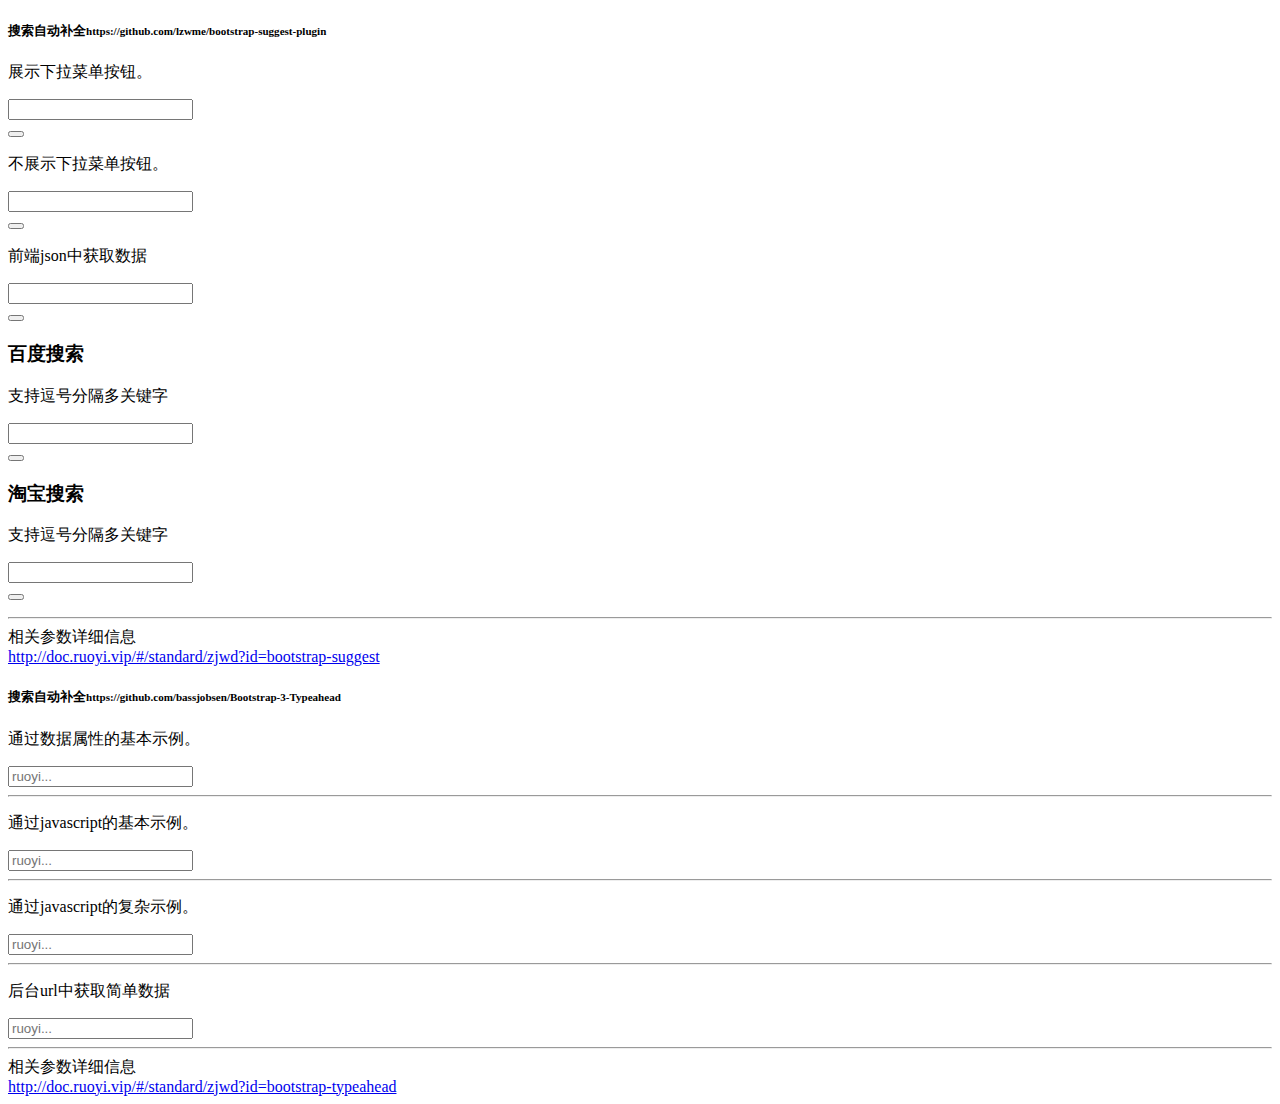
<file: ruoyi-admin/src/main/resources/templates/demo/form/autocomplete.html>
<!DOCTYPE html>
<html lang="zh">
<head>
	<th:block th:include="include :: header('搜索自动补全')" />
</head>
<body class="gray-bg">
      <div class="wrapper wrapper-content animated fadeInRight">
        <div class="row">
            <div class="col-sm-6">
                <div class="ibox float-e-margins">
                    <div class="ibox-title">
                        <h5>搜索自动补全<small>https://github.com/lzwme/bootstrap-suggest-plugin</small></h5>
                    </div>  
                    <div class="ibox-content">
                        <p>展示下拉菜单按钮。</p>
                        <div class="row">
                            <div class="col-lg-6">
                                <div class="input-group">
                                    <input type="text" class="form-control" id="suggest-demo-1">
                                    <div class="input-group-btn">
                                        <button type="button" class="btn btn-white dropdown-toggle" data-toggle="dropdown">
                                            <span class="caret"></span>
                                        </button>
                                        <ul class="dropdown-menu dropdown-menu-right" role="menu">
                                        </ul>
                                    </div>
                                </div>
                            </div>
                        </div>
                        
                        <p>不展示下拉菜单按钮。</p>
                        <div class="row">
                            <div class="col-lg-6">
                                <div class="input-group">
                                    <input type="text" class="form-control" id="suggest-demo-2">
                                    <div class="input-group-btn">
                                        <button type="button" class="btn btn-white dropdown-toggle" data-toggle="dropdown">
                                            <span class="caret"></span>
                                        </button>
                                        <ul class="dropdown-menu dropdown-menu-right" role="menu">
                                        </ul>
                                    </div>
                                </div>
                            </div>
                        </div>
                        
                        <p>前端json中获取数据</p>
                        <div class="row">
                            <div class="col-lg-6">
                                <div class="input-group">
                                    <input type="text" class="form-control" id="suggest-demo-3">
                                    <div class="input-group-btn">
                                        <button type="button" class="btn btn-white dropdown-toggle" data-toggle="dropdown">
                                            <span class="caret"></span>
                                        </button>
                                        <ul class="dropdown-menu dropdown-menu-right" role="menu">
                                        </ul>
                                    </div>
                                    <!-- /btn-group -->
                                </div>
                            </div>
                        </div>
                        
                        <h3>百度搜索</h3>
                        <p>支持逗号分隔多关键字</p>
                        <div class="row">
                            <div class="col-lg-6">
                                <div class="input-group" style="width: 300px;">
                                    <input type="text" class="form-control" id="baidu">
                                    <div class="input-group-btn">
                                        <button type="button" class="btn btn-white dropdown-toggle" data-toggle="dropdown">
                                            <span class="caret"></span>
                                        </button>
                                        <ul class="dropdown-menu dropdown-menu-right" role="menu">
                                        </ul>
                                    </div>
                                    <!-- /btn-group -->
                                </div>
                            </div>
                        </div>
                        
                        <h3>淘宝搜索</h3>
                        <p>支持逗号分隔多关键字</p>
                        <div class="row">
                            <div class="col-lg-6">
                                <div class="input-group" style="width: 400px;">
                                    <input type="text" class="form-control" id="taobao">
                                    <div class="input-group-btn">
                                        <button type="button" class="btn btn-white dropdown-toggle" data-toggle="dropdown">
                                            <span class="caret"></span>
                                        </button>
                                        <ul class="dropdown-menu dropdown-menu-right" role="menu">
                                        </ul>
                                    </div>
                                    <!-- /btn-group -->
                                </div>
                            </div>
                        </div>
                        <hr>
                        <div class="form-group">
                            <label class="font-noraml">相关参数详细信息</label>
                            <div><a href="http://doc.ruoyi.vip/#/standard/zjwd?id=bootstrap-suggest" target="_blank">http://doc.ruoyi.vip/#/standard/zjwd?id=bootstrap-suggest</a></div>
                        </div>
                    </div>
                </div>
            </div>
            
            <div class="col-sm-6">
                <div class="ibox float-e-margins">
                    <div class="ibox-title">
                        <h5>搜索自动补全<small>https://github.com/bassjobsen/Bootstrap-3-Typeahead</small></h5>
                    </div>  
                    <div class="ibox-content">
                        <p>通过数据属性的基本示例。</p>
                        <div class="row">
                            <div class="col-lg-6">
                           	    <input type="text" placeholder="ruoyi..." data-provide="typeahead" data-source='["ruoyi 1","ruoyi 2","ruoyi 3"]' class="form-control" />
                            </div>
                        </div>
                        <hr>
                        
                        <p>通过javascript的基本示例。</p>
                        <div class="row">
                            <div class="col-lg-6">
                                <input type="text" placeholder="ruoyi..." class="form-control" id="typeahead-demo-1"/>
                            </div>
                        </div>
                        
                        <hr>
                        <p>通过javascript的复杂示例。</p>
                        <div class="row">
                            <div class="col-lg-6">
                                <input type="text" placeholder="ruoyi..." class="form-control" id="typeahead-demo-2"/>
                            </div>
                        </div>
                        
                        <hr>
                        <p>后台url中获取简单数据</p>
                        <div class="row">
                            <div class="col-lg-6">
                                <input type="text" placeholder="ruoyi..." class="form-control" id="typeahead-demo-3"/>
                            </div>
                        </div>
                        
                        <hr>
                        <div class="form-group">
                            <label class="font-noraml">相关参数详细信息</label>
                            <div><a href="http://doc.ruoyi.vip/#/standard/zjwd?id=bootstrap-typeahead" target="_blank">http://doc.ruoyi.vip/#/standard/zjwd?id=bootstrap-typeahead</a></div>
                        </div>
                    </div>
                </div>
            </div>
        </div>
    </div>
    <th:block th:include="include :: footer" />
    <th:block th:include="include :: bootstrap-suggest-js" />
    <th:block th:include="include :: bootstrap-typeahead-js" />
    <script type="text/javascript">
        
	    var testBsSuggest = $("#suggest-demo-1").bsSuggest({
	        url: ctx + "demo/form/userModel",
	        idField: "userId",
	        keyField: "userName"
	    }).on('onDataRequestSuccess', function (e, result) {
	        console.log('onDataRequestSuccess: ', result);
	    }).on('onSetSelectValue', function (e, keyword) {
	        console.log('onSetSelectValue: ', keyword);
	    }).on('onUnsetSelectValue', function (e) {
	        console.log("onUnsetSelectValue");
	    });
	    
	    var testBsSuggest = $("#suggest-demo-2").bsSuggest({
	        url: ctx + "demo/form/userModel",
	        showBtn: false,
	        idField: "userId",
	        keyField: "userName"
	    }).on('onDataRequestSuccess', function (e, result) {
	        console.log('onDataRequestSuccess: ', result);
	    }).on('onSetSelectValue', function (e, keyword) {
	        console.log('onSetSelectValue: ', keyword);
	    }).on('onUnsetSelectValue', function (e) {
	        console.log("onUnsetSelectValue");
	    });
	
	    //data 数据中获取
	    var testdataBsSuggest = $("#suggest-demo-3").bsSuggest({
	        indexId: 1,
	        indexKey: 2,
	        data: {
	            'value': [
	                {
	                    'userId': '1',
	                    'userCode': '1000001',
	                    'userName': '测试1',
	                    'userPhone': '15888888888'
	                },
	                {
	                    'userId': '2',
	                    'userCode': '1000002',
	                    'userName': '测试2',
	                    'userPhone': '15888888888'
	                },
	                {
	                    'userId': '3',
	                    'userCode': '1000003',
	                    'userName': '测试3',
	                    'userPhone': '15888888888'
	                },
	                {
	                    'userId': '4',
	                    'userCode': '1000004',
	                    'userName': '测试4',
	                    'userPhone': '15888888888'
	                },
	                {
	                    'userId': '5',
	                    'userCode': '1000005',
	                    'userName': '测试5',
	                    'userPhone': '15888888888'
	                }
				],
	            'defaults': 'http://ruoyi.vip'
	        }
	    });
	    
	    //百度搜索测试
	    var baiduBsSuggest = $("#baidu").bsSuggest({
	        allowNoKeyword: false, //是否允许无关键字时请求数据
	        multiWord: true, //以分隔符号分割的多关键字支持
	        separator: ",", //多关键字支持时的分隔符，默认为空格
	        getDataMethod: "url", //获取数据的方式，总是从 URL 获取
	        url: 'http://unionsug.baidu.com/su?p=3&t=' + (new Date()).getTime() + '&wd=',
	        /*优先从url ajax 请求 json 帮助数据，注意最后一个参数为关键字请求参数*/
	        jsonp: 'cb',
	        /*如果从 url 获取数据，并且需要跨域，则该参数必须设置*/
	        processData: function (json) { // url 获取数据时，对数据的处理，作为 getData 的回调函数
	            var i, len, data = {
	                value: []
	            };
	            if (!json || !json.s || json.s.length === 0) {
	                return false;
	            }
	
	            console.log(json);
	            len = json.s.length;
	
	            jsonStr = "{'value':[";
	            for (i = 0; i < len; i++) {
	                data.value.push({
	                    word: json.s[i]
	                });
	            }
	            data.defaults = 'baidu';
	
	            //字符串转化为 js 对象
	            return data;
	        }
	    });
	    
	    //淘宝搜索建议测试
	    var taobaoBsSuggest = $("#taobao").bsSuggest({
	        indexId: 2, //data.value 的第几个数据，作为input输入框的内容
	        indexKey: 1, //data.value 的第几个数据，作为input输入框的内容
	        allowNoKeyword: false, //是否允许无关键字时请求数据
	        multiWord: true, //以分隔符号分割的多关键字支持
	        separator: ",", //多关键字支持时的分隔符，默认为空格
	        getDataMethod: "url", //获取数据的方式，总是从 URL 获取
	        effectiveFieldsAlias: {
	            Id: "序号",
	            Keyword: "关键字",
	            Count: "数量"
	        },
	        showHeader: true,
	        url: 'http://suggest.taobao.com/sug?code=utf-8&extras=1&q=',
	        /*优先从url ajax 请求 json 帮助数据，注意最后一个参数为关键字请求参数*/
	        jsonp: 'callback',
	        /*如果从 url 获取数据，并且需要跨域，则该参数必须设置*/
	        processData: function (json) { // url 获取数据时，对数据的处理，作为 getData 的回调函数
	            var i, len, data = {
	                value: []
	            };
	
	            if (!json || !json.result || json.result.length == 0) {
	                return false;
	            }
	
	            console.log(json);
	            len = json.result.length;
	
	            for (i = 0; i < len; i++) {
	                data.value.push({
	                    "Id": (i + 1),
	                    "Keyword": json.result[i][0],
	                    "Count": json.result[i][1]
	                });
	            }
	            console.log(data);
	            return data;
	        }
	    });
	    
	    $('#typeahead-demo-1').typeahead({
            source: ["ruoyi 1","ruoyi 2","ruoyi 3"]
        });
	    
	    $('#typeahead-demo-2').typeahead({
            source: [
                {"name": "Afghanistan", "code": "AF", "ccn0": "040"},
                {"name": "Land Islands", "code": "AX", "ccn0": "050"},
                {"name": "Albania", "code": "AL","ccn0": "060"},
                {"name": "Algeria", "code": "DZ","ccn0": "070"}
            ]
        });
	    
	    $.get(ctx + "demo/form/collection", function(data){
	    	$("#typeahead-demo-3").typeahead({
		        source: data.value
		    });
        },'json');
    </script>
</body>
</html>
</file>
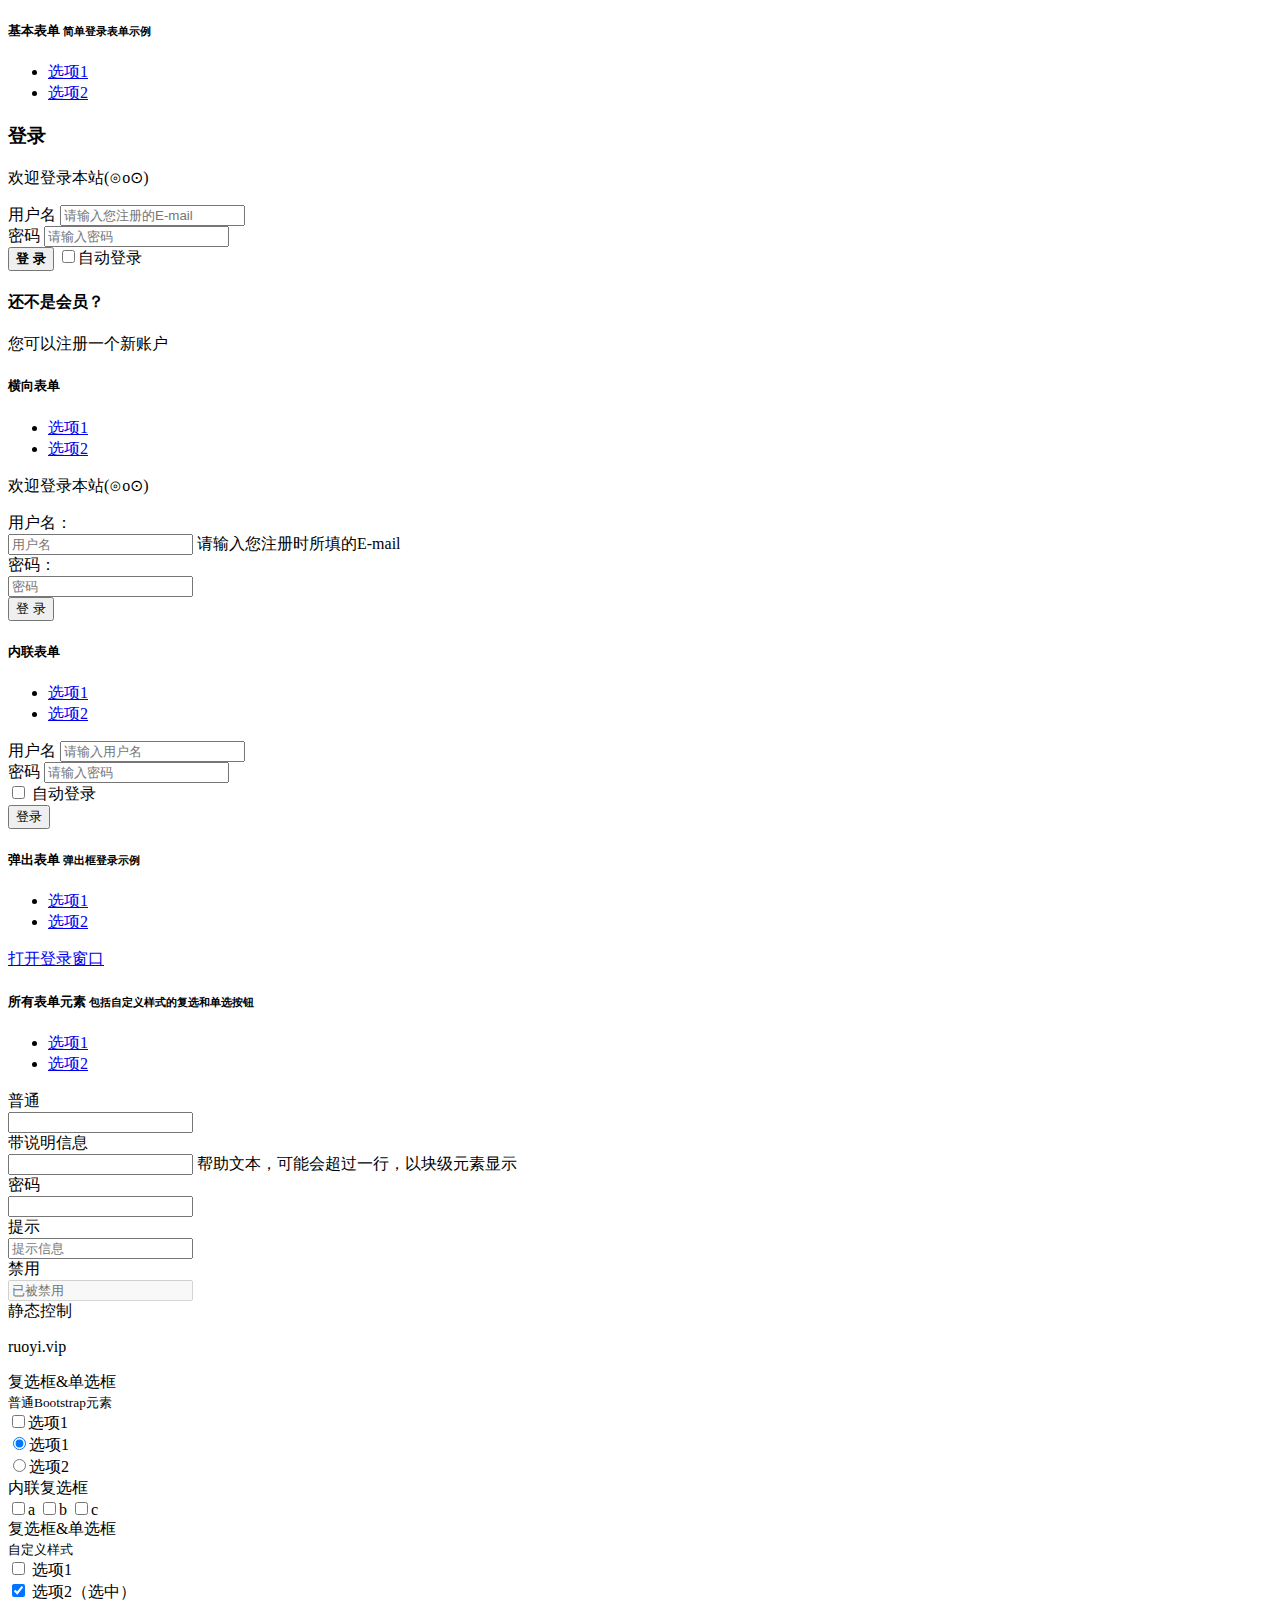
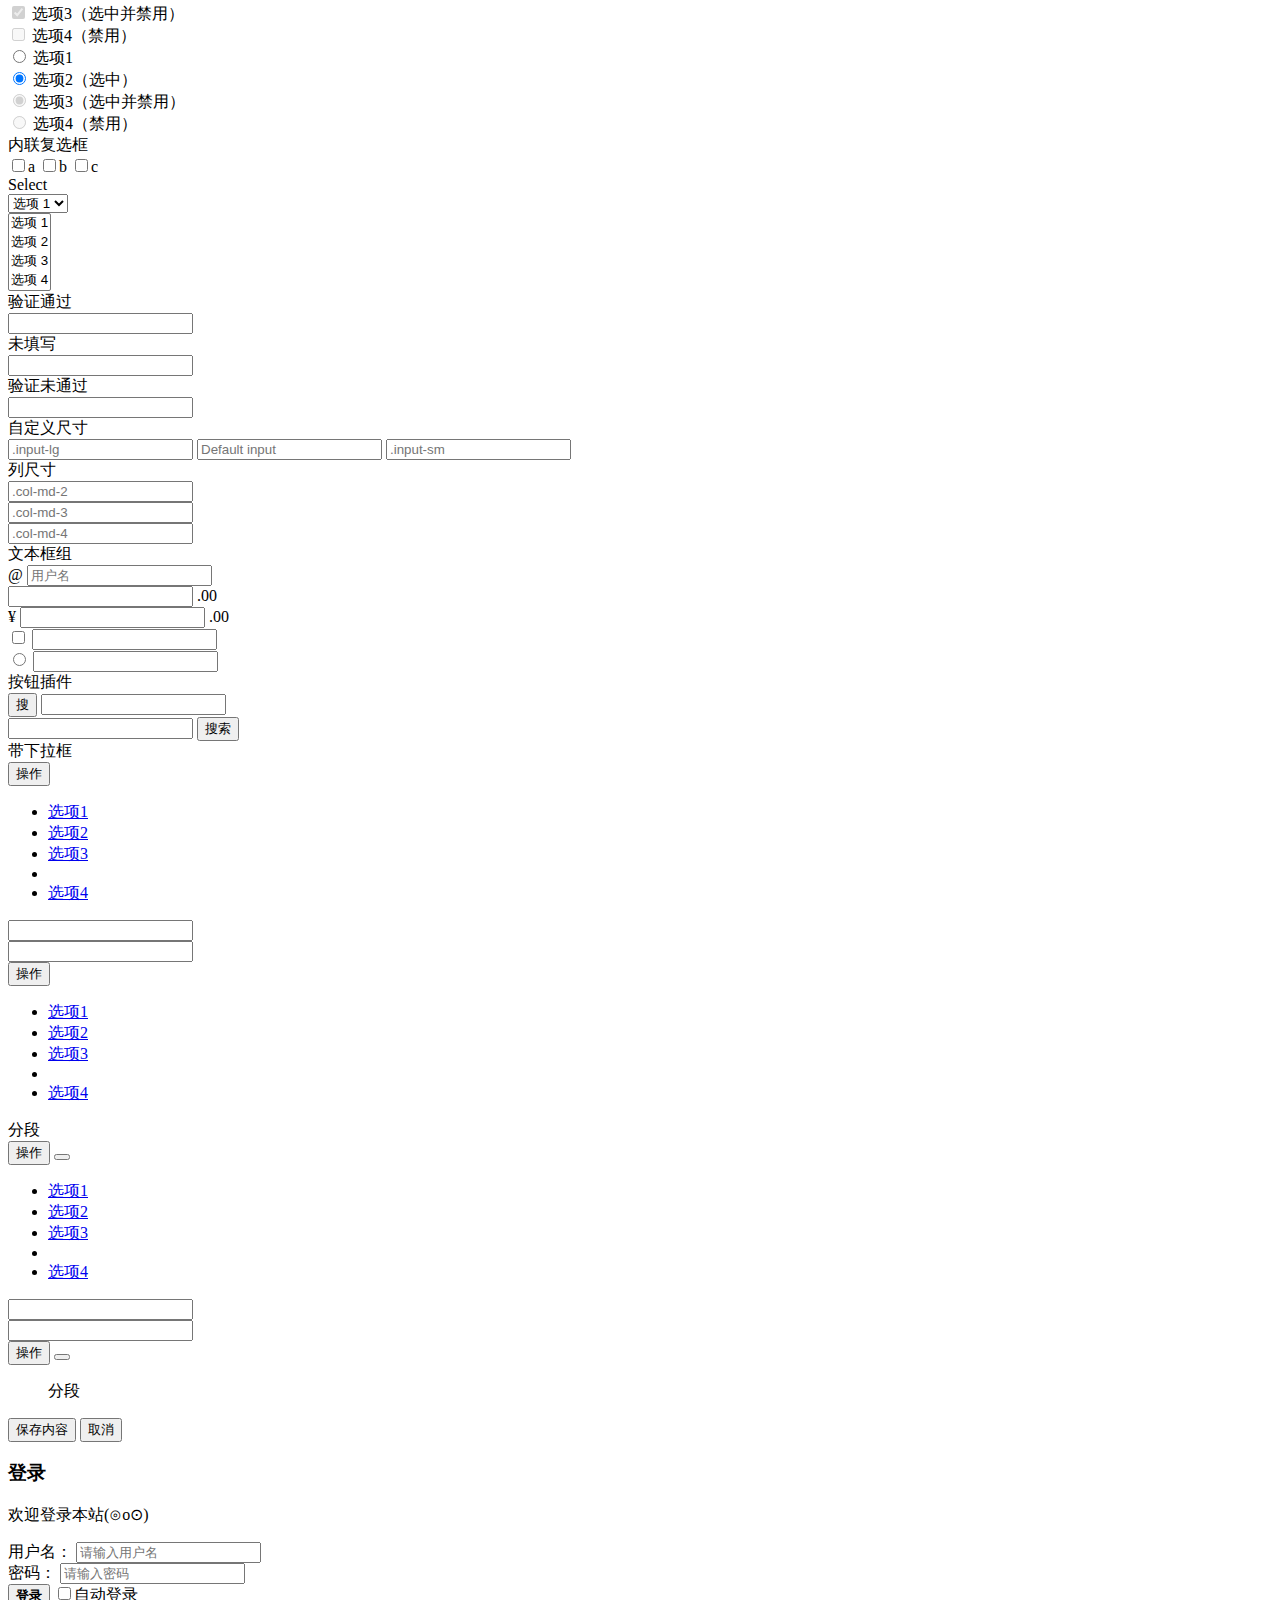
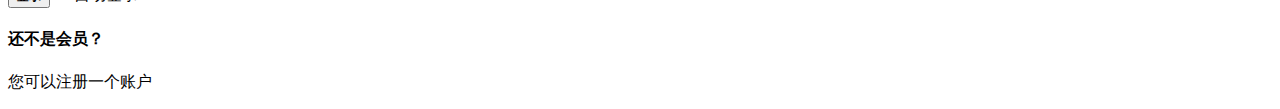
<file: ruoyi-admin/src/main/resources/templates/demo/form/basic.html>
<!DOCTYPE html>
<html lang="zh">
<head>
	<th:block th:include="include :: header('基本表单')" />
</head>
<body class="gray-bg">
    <div class="wrapper wrapper-content animated fadeInRight">
        <div class="row">
            <div class="col-sm-7">
                <div class="ibox float-e-margins">
                    <div class="ibox-title">
                        <h5>基本表单 <small>简单登录表单示例</small></h5>
                        <div class="ibox-tools">
                            <a class="collapse-link">
                                <i class="fa fa-chevron-up"></i>
                            </a>
                            <a class="dropdown-toggle" data-toggle="dropdown" href="form_basic.html#">
                                <i class="fa fa-wrench"></i>
                            </a>
                            <ul class="dropdown-menu dropdown-user">
                                <li><a href="form_basic.html#">选项1</a>
                                </li>
                                <li><a href="form_basic.html#">选项2</a>
                                </li>
                            </ul>
                            <a class="close-link">
                                <i class="fa fa-times"></i>
                            </a>
                        </div>
                    </div>
                    <div class="ibox-content">
                        <div class="row">
                            <div class="col-sm-6 b-r">
                                <h3 class="m-t-none m-b">登录</h3>
                                <p>欢迎登录本站(⊙o⊙)</p>
                                <form role="form">
                                    <div class="form-group">
                                        <label>用户名</label>
                                        <input type="email" placeholder="请输入您注册的E-mail" class="form-control">
                                    </div>
                                    <div class="form-group">
                                        <label>密码</label>
                                        <input type="password" placeholder="请输入密码" class="form-control">
                                    </div>
                                    <div>
                                        <button class="btn btn-sm btn-primary pull-right m-t-n-xs" type="submit"><strong>登 录</strong>
                                        </button>
                                        <label>
                                            <input type="checkbox">自动登录</label>
                                    </div>
                                </form>
                            </div>
                            <div class="col-sm-6">
                                <h4>还不是会员？</h4>
                                <p>您可以注册一个新账户</p>
                                <p class="text-center">
                                    <a href="form_basic.html"><i class="fa fa-sign-in big-icon"></i></a>
                                </p>
                            </div>
                        </div>
                    </div>
                </div>
            </div>
            <div class="col-sm-5">
                <div class="ibox float-e-margins">
                    <div class="ibox-title">
                        <h5>横向表单</h5>
                        <div class="ibox-tools">
                            <a class="collapse-link">
                                <i class="fa fa-chevron-up"></i>
                            </a>
                            <a class="dropdown-toggle" data-toggle="dropdown" href="form_basic.html#">
                                <i class="fa fa-wrench"></i>
                            </a>
                            <ul class="dropdown-menu dropdown-user">
                                <li><a href="form_basic.html#">选项1</a>
                                </li>
                                <li><a href="form_basic.html#">选项2</a>
                                </li>
                            </ul>
                            <a class="close-link">
                                <i class="fa fa-times"></i>
                            </a>
                        </div>
                    </div>
                    <div class="ibox-content">
                        <form class="form-horizontal">
                            <p>欢迎登录本站(⊙o⊙)</p>
                            <div class="form-group">
                                <label class="col-sm-3 control-label">用户名：</label>

                                <div class="col-sm-8">
                                    <input type="email" placeholder="用户名" class="form-control"> <span class="help-block m-b-none">请输入您注册时所填的E-mail</span>
                                </div>
                            </div>
                            <div class="form-group">
                                <label class="col-sm-3 control-label">密码：</label>

                                <div class="col-sm-8">
                                    <input type="password" placeholder="密码" class="form-control">
                                </div>
                            </div>
                            <div class="form-group">
                                <div class="col-sm-offset-3 col-sm-8">
                                    <button class="btn btn-sm btn-white" type="submit">登 录</button>
                                </div>
                            </div>
                        </form>
                    </div>
                </div>
            </div>
        </div>
        <div class="row">
            <div class="col-sm-8">
                <div class="ibox float-e-margins">
                    <div class="ibox-title">
                        <h5>内联表单</h5>
                        <div class="ibox-tools">
                            <a class="collapse-link">
                                <i class="fa fa-chevron-up"></i>
                            </a>
                            <a class="dropdown-toggle" data-toggle="dropdown" href="form_basic.html#">
                                <i class="fa fa-wrench"></i>
                            </a>
                            <ul class="dropdown-menu dropdown-user">
                                <li><a href="form_basic.html#">选项1</a>
                                </li>
                                <li><a href="form_basic.html#">选项2</a>
                                </li>
                            </ul>
                            <a class="close-link">
                                <i class="fa fa-times"></i>
                            </a>
                        </div>
                    </div>
                    <div class="ibox-content">
                        <form role="form" class="form-inline">
                            <div class="form-group">
                                <label for="exampleInputEmail2" class="sr-only">用户名</label>
                                <input type="email" placeholder="请输入用户名" id="exampleInputEmail2" class="form-control">
                            </div>
                            <div class="form-group">
                                <label for="exampleInputPassword2" class="sr-only">密码</label>
                                <input type="password" placeholder="请输入密码" id="exampleInputPassword2" class="form-control">
                            </div>
                            <div class="checkbox m-l m-r-xs">
                                <label>
                                    <input type="checkbox"><i></i> 自动登录</label>
                            </div>
                            <button class="btn btn-white" type="submit">登录</button>
                        </form>
                    </div>
                </div>
            </div>
            <div class="col-sm-4">
                <div class="ibox float-e-margins">
                    <div class="ibox-title">
                        <h5>弹出表单 <small>弹出框登录示例</small></h5>
                        <div class="ibox-tools">
                            <a class="collapse-link">
                                <i class="fa fa-chevron-up"></i>
                            </a>
                            <a class="dropdown-toggle" data-toggle="dropdown" href="form_basic.html#">
                                <i class="fa fa-wrench"></i>
                            </a>
                            <ul class="dropdown-menu dropdown-user">
                                <li><a href="form_basic.html#">选项1</a>
                                </li>
                                <li><a href="form_basic.html#">选项2</a>
                                </li>
                            </ul>
                            <a class="close-link">
                                <i class="fa fa-times"></i>
                            </a>
                        </div>
                    </div>
                    <div class="ibox-content">
                        <div class="text-center">
                            <a data-toggle="modal" class="btn btn-primary" href="form_basic.html#modal-form">打开登录窗口</a>
                        </div>
                    </div>
                </div>
            </div>
        </div>
        <div class="row">
            <div class="col-sm-12">
                <div class="ibox float-e-margins">
                    <div class="ibox-title">
                        <h5>所有表单元素 <small>包括自定义样式的复选和单选按钮</small></h5>
                        <div class="ibox-tools">
                            <a class="collapse-link">
                                <i class="fa fa-chevron-up"></i>
                            </a>
                            <a class="dropdown-toggle" data-toggle="dropdown" href="form_basic.html#">
                                <i class="fa fa-wrench"></i>
                            </a>
                            <ul class="dropdown-menu dropdown-user">
                                <li><a href="form_basic.html#">选项1</a>
                                </li>
                                <li><a href="form_basic.html#">选项2</a>
                                </li>
                            </ul>
                            <a class="close-link">
                                <i class="fa fa-times"></i>
                            </a>
                        </div>
                    </div>
                    <div class="ibox-content">
                        <form method="get" class="form-horizontal">
                            <div class="form-group">
                                <label class="col-sm-2 control-label">普通</label>

                                <div class="col-sm-10">
                                    <input type="text" class="form-control">
                                </div>
                            </div>
                            <div class="hr-line-dashed"></div>
                            <div class="form-group">
                                <label class="col-sm-2 control-label">带说明信息</label>
                                <div class="col-sm-10">
                                    <input type="text" class="form-control"> <span class="help-block m-b-none">帮助文本，可能会超过一行，以块级元素显示</span>
                                </div>
                            </div>
                            <div class="hr-line-dashed"></div>
                            <div class="form-group">
                                <label class="col-sm-2 control-label">密码</label>

                                <div class="col-sm-10">
                                    <input type="password" class="form-control" name="password">
                                </div>
                            </div>
                            <div class="hr-line-dashed"></div>
                            <div class="form-group">
                                <label class="col-sm-2 control-label">提示</label>

                                <div class="col-sm-10">
                                    <input type="text" placeholder="提示信息" class="form-control">
                                </div>
                            </div>
                            <div class="hr-line-dashed"></div>
                            <div class="form-group">
                                <label class="col-sm-2 control-label">禁用</label>

                                <div class="col-sm-10">
                                    <input type="text" disabled="" placeholder="已被禁用" class="form-control">
                                </div>
                            </div>
                            <div class="hr-line-dashed"></div>
                            <div class="form-group">
                                <label class="col-sm-2 control-label">静态控制</label>

                                <div class="col-sm-10">
                                    <p class="form-control-static">ruoyi.vip</p>
                                </div>
                            </div>
                            <div class="hr-line-dashed"></div>
                            <div class="form-group">
                                <label class="col-sm-2 control-label">复选框&amp;单选框
                                    <br/>
                                    <small class="text-navy">普通Bootstrap元素</small>
                                </label>

                                <div class="col-sm-10">
                                    <div class="checkbox">
                                        <label>
                                            <input type="checkbox" value="">选项1</label>
                                    </div>
                                    <div class="radio">
                                        <label>
                                            <input type="radio" checked="" value="option1" id="optionsRadios1" name="optionsRadios">选项1</label>
                                    </div>
                                    <div class="radio">
                                        <label>
                                            <input type="radio" value="option2" id="optionsRadios2" name="optionsRadios">选项2</label>
                                    </div>
                                </div>
                            </div>
                            <div class="hr-line-dashed"></div>
                            <div class="form-group">
                                <label class="col-sm-2 control-label">内联复选框</label>

                                <div class="col-sm-10">
                                    <label class="checkbox-inline">
                                        <input type="checkbox" value="option1" id="inlineCheckbox1">a</label>
                                    <label class="checkbox-inline">
                                        <input type="checkbox" value="option2" id="inlineCheckbox2">b</label>
                                    <label class="checkbox-inline">
                                        <input type="checkbox" value="option3" id="inlineCheckbox3">c</label>
                                </div>
                            </div>
                            <div class="hr-line-dashed"></div>
                            <div class="form-group">
                                <label class="col-sm-2 control-label">复选框&amp;单选框
                                    <br/><small class="text-navy">自定义样式</small>
                                </label>

                                <div class="col-sm-10">
                                    <div class="checkbox check-box">
                                        <label>
                                            <input type="checkbox" value=""> <i></i> 选项1</label>
                                    </div>
                                    <div class="checkbox check-box">
                                        <label>
                                            <input type="checkbox" value="" checked=""> <i></i> 选项2（选中）</label>
                                    </div>
                                    <div class="checkbox check-box">
                                        <label>
                                            <input type="checkbox" value="" disabled="" checked=""> <i></i> 选项3（选中并禁用）</label>
                                    </div>
                                    <div class="checkbox check-box">
                                        <label>
                                            <input type="checkbox" value="" disabled=""> <i></i> 选项4（禁用）</label>
                                    </div>
                                    <div class="radio check-box">
                                        <label>
                                            <input type="radio" value="option1" name="a"> <i></i> 选项1</label>
                                    </div>
                                    <div class="radio check-box">
                                        <label>
                                            <input type="radio" checked="" value="option2" name="a"> <i></i> 选项2（选中）</label>
                                    </div>
                                    <div class="radio check-box">
                                        <label>
                                            <input type="radio" disabled="" checked="" value="option2"> <i></i> 选项3（选中并禁用）</label>
                                    </div>
                                    <div class="radio check-box">
                                        <label>
                                            <input type="radio" disabled="" name="a"> <i></i> 选项4（禁用）</label>
                                    </div>
                                </div>
                            </div>
                            <div class="hr-line-dashed"></div>
                            <div class="form-group">
                                <label class="col-sm-2 control-label">内联复选框</label>

                                <div class="col-sm-10">
                                    <label class="checkbox-inline check-box">
                                        <input type="checkbox" value="option1">a</label>
                                    <label class="checkbox-inline check-box">
                                        <input type="checkbox" value="option2">b</label>
                                    <label class="checkbox-inline check-box">
                                        <input type="checkbox" value="option3">c</label>
                                </div>
                            </div>
                            <div class="hr-line-dashed"></div>
                            <div class="form-group">
                                <label class="col-sm-2 control-label">Select</label>

                                <div class="col-sm-10">
                                    <select class="form-control m-b" name="account">
                                        <option>选项 1</option>
                                        <option>选项 2</option>
                                        <option>选项 3</option>
                                        <option>选项 4</option>
                                    </select>

                                    <div class="col-sm-4 m-l-n">
                                        <select class="form-control" multiple="">
                                            <option>选项 1</option>
                                            <option>选项 2</option>
                                            <option>选项 3</option>
                                            <option>选项 4</option>
                                        </select>
                                    </div>
                                </div>
                            </div>
                            <div class="hr-line-dashed"></div>
                            <div class="form-group has-success">
                                <label class="col-sm-2 control-label">验证通过</label>

                                <div class="col-sm-10">
                                    <input type="text" class="form-control">
                                </div>
                            </div>
                            <div class="hr-line-dashed"></div>
                            <div class="form-group has-warning">
                                <label class="col-sm-2 control-label">未填写</label>

                                <div class="col-sm-10">
                                    <input type="text" class="form-control">
                                </div>
                            </div>
                            <div class="hr-line-dashed"></div>
                            <div class="form-group has-error">
                                <label class="col-sm-2 control-label">验证未通过</label>

                                <div class="col-sm-10">
                                    <input type="text" class="form-control">
                                </div>
                            </div>
                            <div class="hr-line-dashed"></div>
                            <div class="form-group">
                                <label class="col-sm-2 control-label">自定义尺寸</label>

                                <div class="col-sm-10">
                                    <input type="text" placeholder=".input-lg" class="form-control input-lg m-b">
                                    <input type="text" placeholder="Default input" class="form-control m-b">
                                    <input type="text" placeholder=".input-sm" class="form-control input-sm">
                                </div>
                            </div>
                            <div class="hr-line-dashed"></div>
                            <div class="form-group">
                                <label class="col-sm-2 control-label">列尺寸</label>

                                <div class="col-sm-10">
                                    <div class="row">
                                        <div class="col-md-2">
                                            <input type="text" placeholder=".col-md-2" class="form-control">
                                        </div>
                                        <div class="col-md-3">
                                            <input type="text" placeholder=".col-md-3" class="form-control">
                                        </div>
                                        <div class="col-md-4">
                                            <input type="text" placeholder=".col-md-4" class="form-control">
                                        </div>
                                    </div>
                                </div>
                            </div>
                            <div class="hr-line-dashed"></div>
                            <div class="form-group">
                                <label class="col-sm-2 control-label">文本框组</label>

                                <div class="col-sm-10">
                                    <div class="input-group m-b"><span class="input-group-addon">@</span>
                                        <input type="text" placeholder="用户名" class="form-control">
                                    </div>
                                    <div class="input-group m-b">
                                        <input type="text" class="form-control"> <span class="input-group-addon">.00</span>
                                    </div>
                                    <div class="input-group m-b"><span class="input-group-addon">&yen;</span>
                                        <input type="text" class="form-control"> <span class="input-group-addon">.00</span>
                                    </div>
                                    <div class="input-group m-b"><span class="input-group-addon"> <input type="checkbox"> </span>
                                        <input type="text" class="form-control">
                                    </div>
                                    <div class="input-group"><span class="input-group-addon"> <input type="radio"> </span>
                                        <input type="text" class="form-control">
                                    </div>
                                </div>
                            </div>
                            <div class="hr-line-dashed"></div>
                            <div class="form-group">
                                <label class="col-sm-2 control-label">按钮插件</label>

                                <div class="col-sm-10">
                                    <div class="input-group m-b"><span class="input-group-btn">
                                            <button type="button" class="btn btn-primary">搜</button> </span>
                                        <input type="text" class="form-control">
                                    </div>
                                    <div class="input-group">
                                        <input type="text" class="form-control"> <span class="input-group-btn"> <button type="button" class="btn btn-primary">搜索
                                        </button> </span>
                                    </div>
                                </div>
                            </div>
                            <div class="hr-line-dashed"></div>
                            <div class="form-group">
                                <label class="col-sm-2 control-label">带下拉框</label>

                                <div class="col-sm-10">
                                    <div class="input-group m-b">
                                        <div class="input-group-btn">
                                            <button data-toggle="dropdown" class="btn btn-white dropdown-toggle" type="button">操作 <span class="caret"></span>
                                            </button>
                                            <ul class="dropdown-menu">
                                                <li><a href="form_basic.html#">选项1</a>
                                                </li>
                                                <li><a href="form_basic.html#">选项2</a>
                                                </li>
                                                <li><a href="form_basic.html#">选项3</a>
                                                </li>
                                                <li class="divider"></li>
                                                <li><a href="form_basic.html#">选项4</a>
                                                </li>
                                            </ul>
                                        </div>
                                        <input type="text" class="form-control">
                                    </div>
                                    <div class="input-group">
                                        <input type="text" class="form-control">

                                        <div class="input-group-btn">
                                            <button data-toggle="dropdown" class="btn btn-white dropdown-toggle" type="button">操作 <span class="caret"></span>
                                            </button>
                                            <ul class="dropdown-menu pull-right">
                                                <li><a href="form_basic.html#">选项1</a>
                                                </li>
                                                <li><a href="form_basic.html#">选项2</a>
                                                </li>
                                                <li><a href="form_basic.html#">选项3</a>
                                                </li>
                                                <li class="divider"></li>
                                                <li><a href="form_basic.html#">选项4</a>
                                                </li>
                                            </ul>
                                        </div>
                                    </div>
                                </div>
                            </div>
                            <div class="hr-line-dashed"></div>
                            <div class="form-group">
                                <label class="col-sm-2 control-label">分段</label>

                                <div class="col-sm-10">
                                    <div class="input-group m-b">
                                        <div class="input-group-btn">
                                            <button tabindex="-1" class="btn btn-white" type="button">操作</button>
                                            <button data-toggle="dropdown" class="btn btn-white dropdown-toggle" type="button"><span class="caret"></span>
                                            </button>
                                            <ul class="dropdown-menu">
                                                <li><a href="form_basic.html#">选项1</a>
                                                </li>
                                                <li><a href="form_basic.html#">选项2</a>
                                                </li>
                                                <li><a href="form_basic.html#">选项3</a>
                                                </li>
                                                <li class="divider"></li>
                                                <li><a href="form_basic.html#">选项4</a>
                                                </li>
                                            </ul>
                                        </div>
                                        <input type="text" class="form-control">
                                    </div>
                                    <div class="input-group">
                                        <input type="text" class="form-control">

                                        <div class="input-group-btn">
                                            <button tabindex="-1" class="btn btn-white" type="button">操作</button>
                                            <button data-toggle="dropdown" class="btn btn-white dropdown-toggle" type="button"><span class="caret"></span>
                                            </button>
                                            <ul class="dropdown-menu pull-right">
                                                	分段
                                            </ul>
                                        </div>
                                    </div>
                                </div>
                            </div>
                            <div class="hr-line-dashed"></div>
                            <div class="form-group">
                                <div class="col-sm-4 col-sm-offset-2">
                                    <button class="btn btn-primary" type="submit">保存内容</button>
                                    <button class="btn btn-white" type="submit">取消</button>
                                </div>
                            </div>
                        </form>
                    </div>
                </div>
            </div>
        </div>
    </div>

    <div id="modal-form" class="modal fade" aria-hidden="true">
        <div class="modal-dialog">
            <div class="modal-content">
                <div class="modal-body">
                    <div class="row">
                        <div class="col-sm-6 b-r">
                            <h3 class="m-t-none m-b">登录</h3>

                            <p>欢迎登录本站(⊙o⊙)</p>

                            <form role="form">
                                <div class="form-group">
                                    <label>用户名：</label>
                                    <input type="email" placeholder="请输入用户名" class="form-control">
                                </div>
                                <div class="form-group">
                                    <label>密码：</label>
                                    <input type="password" placeholder="请输入密码" class="form-control">
                                </div>
                                <div>
                                    <button class="btn btn-sm btn-primary pull-right m-t-n-xs" type="submit"><strong>登录</strong>
                                    </button>
                                    <label>
                                        <input type="checkbox" class="i-checks">自动登录</label>
                                </div>
                            </form>
                        </div>
                        <div class="col-sm-6">
                            <h4>还不是会员？</h4>
                            <p>您可以注册一个账户</p>
                            <p class="text-center">
                                <a href="form_basic.html"><i class="fa fa-sign-in big-icon"></i></a>
                            </p>
                        </div>
                    </div>
                </div>
            </div>
        </div>
    </div>
    <th:block th:include="include :: footer" />
</body>
</html>
</file>
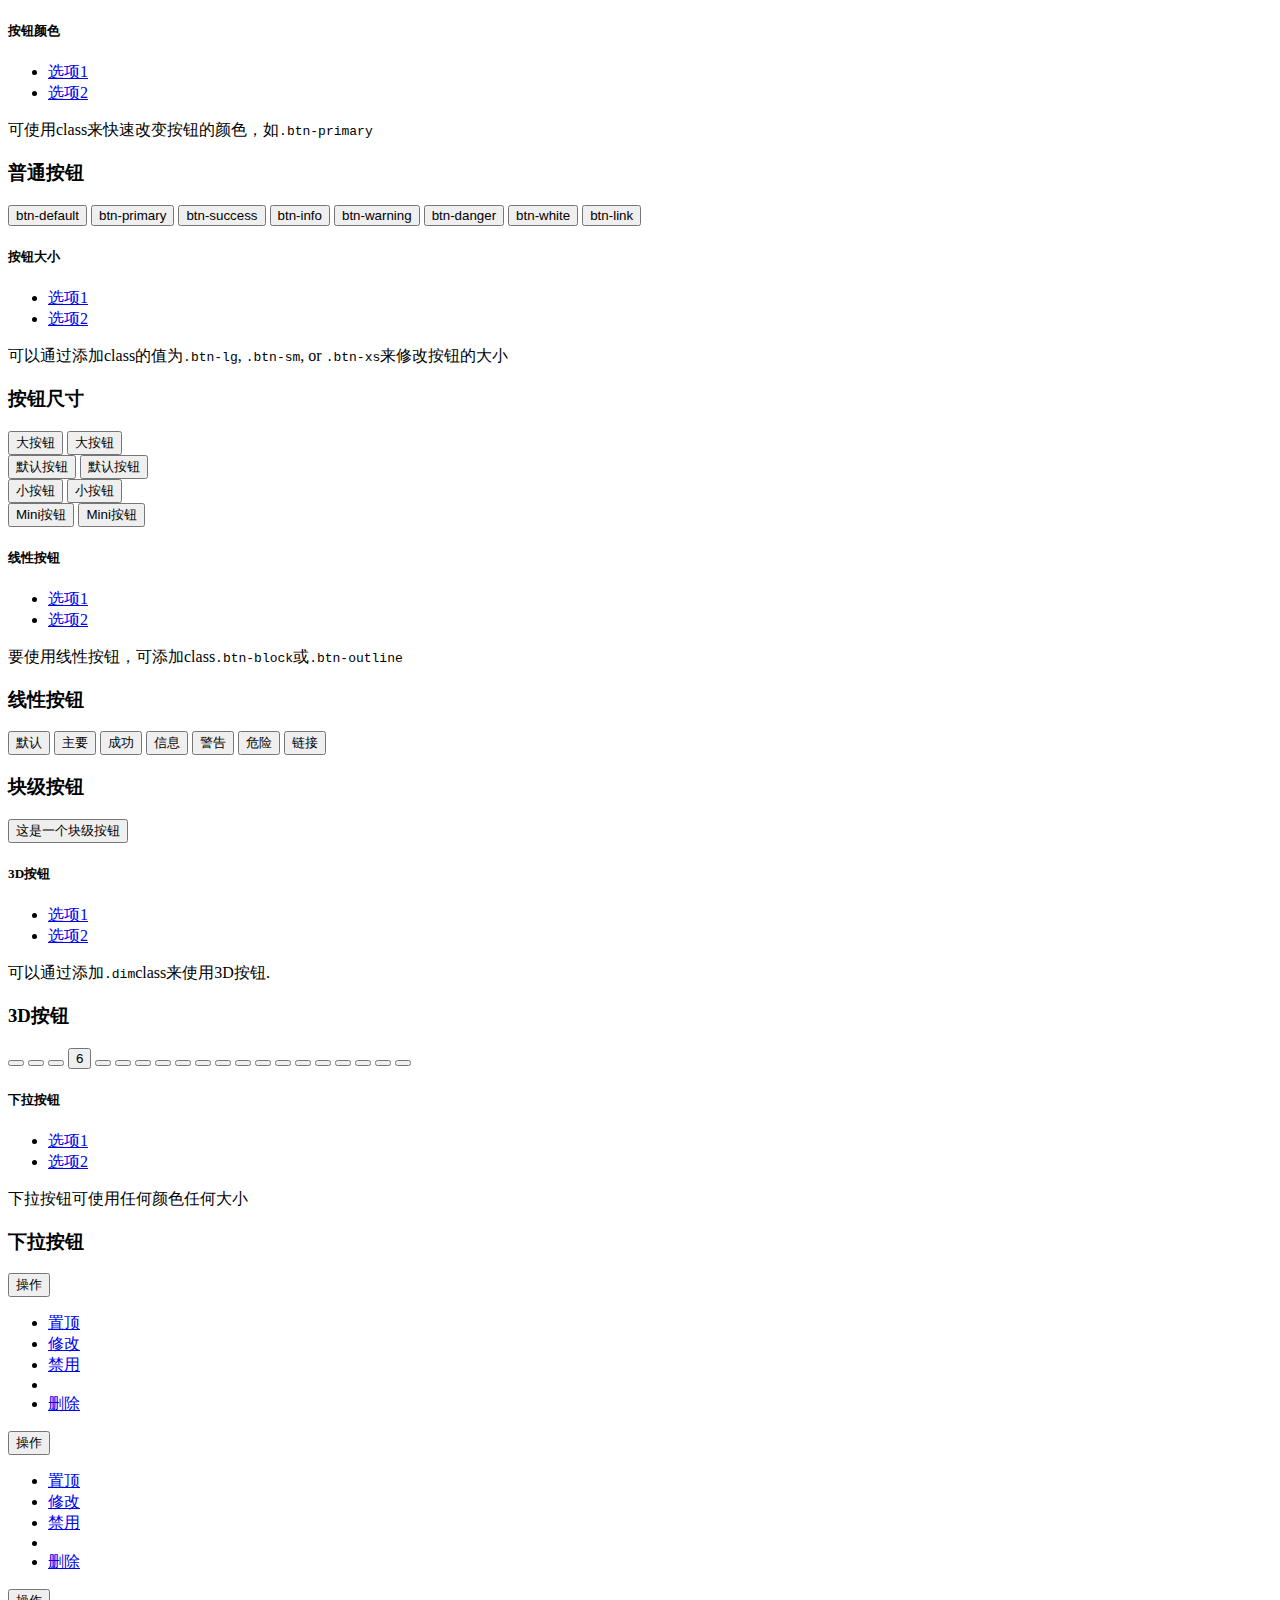
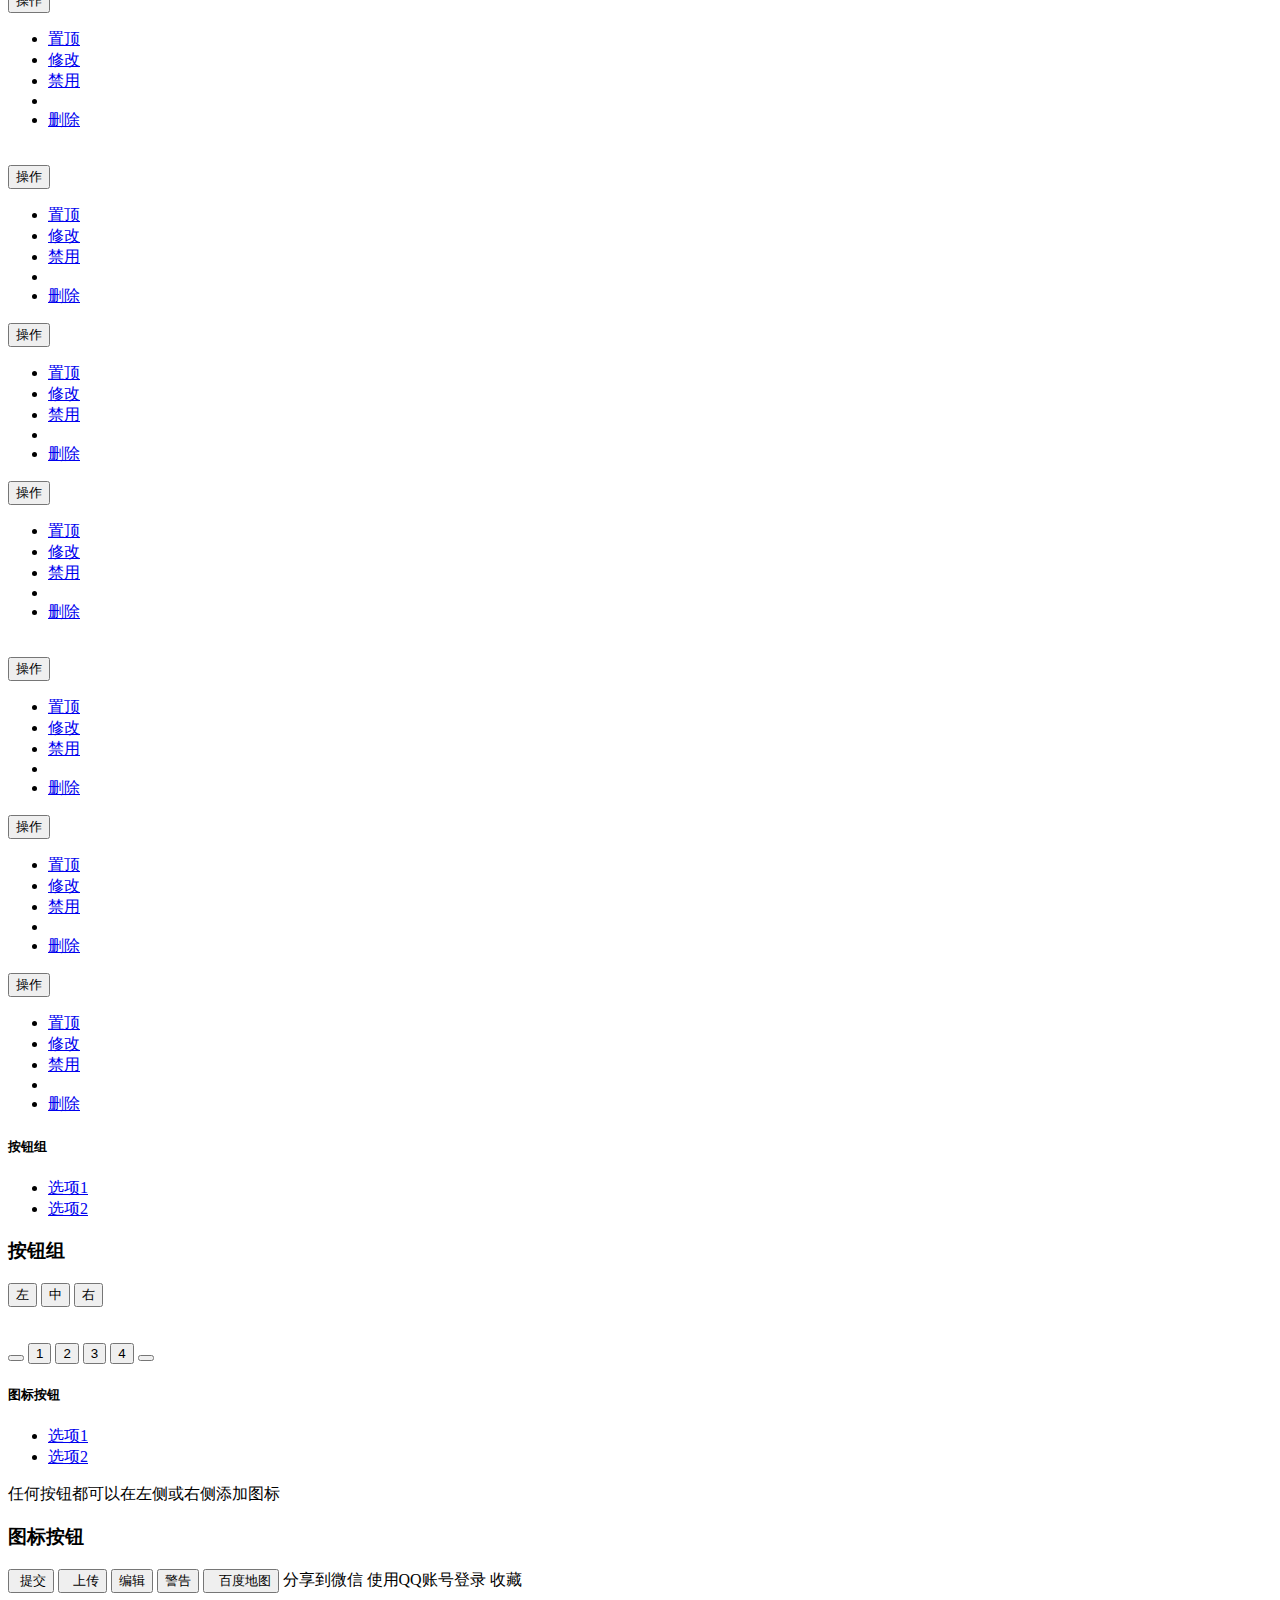
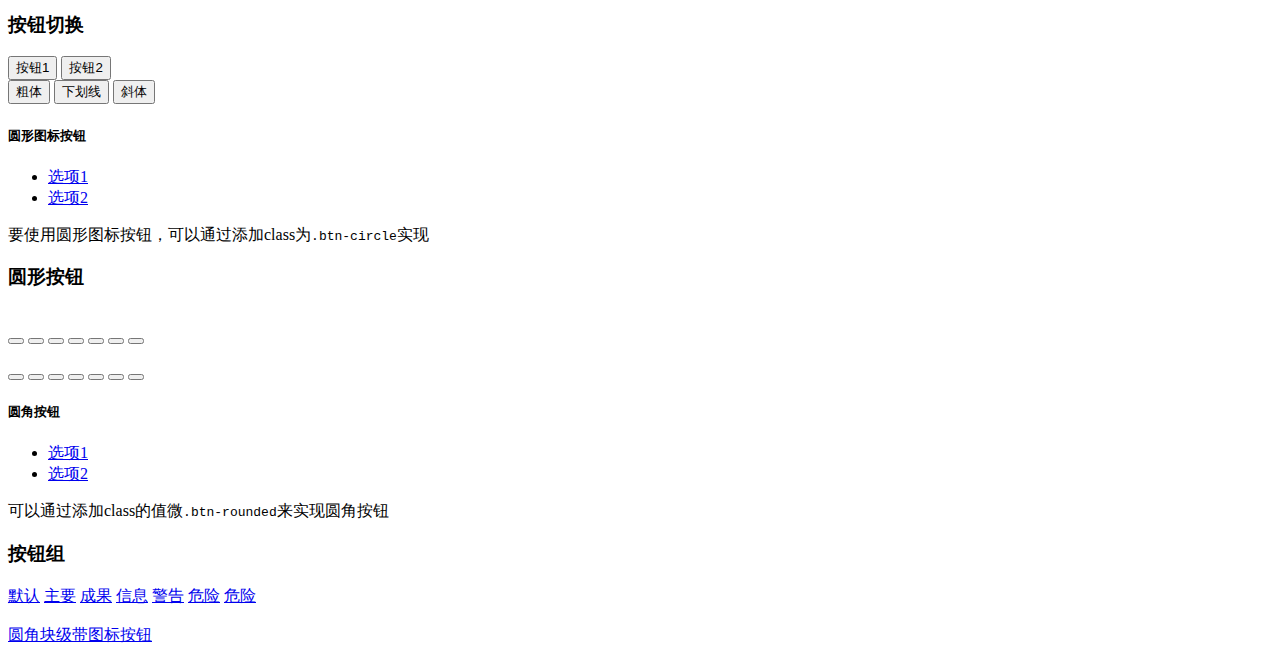
<file: ruoyi-admin/src/main/resources/templates/demo/form/button.html>
<!DOCTYPE html>
<html lang="zh">
<head>
	<th:block th:include="include :: header('按钮')" />
</head>
<body class="gray-bg">
     <div class="row wrapper wrapper-content animated fadeInRight">
        <div class="col-sm-4">
            <div class="ibox float-e-margins">
                <div class="ibox-title">
                    <h5>按钮颜色</h5>
                    <div class="ibox-tools">
                        <a class="collapse-link">
                            <i class="fa fa-chevron-up"></i>
                        </a>
                        <a class="dropdown-toggle" data-toggle="dropdown" href="buttons.html#">
                            <i class="fa fa-wrench"></i>
                        </a>
                        <ul class="dropdown-menu dropdown-user">
                            <li><a href="buttons.html#">选项1</a>
                            </li>
                            <li><a href="buttons.html#">选项2</a>
                            </li>
                        </ul>
                        <a class="close-link">
                            <i class="fa fa-times"></i>
                        </a>
                    </div>
                </div>
                <div class="ibox-content">
                    <p>
                        可使用class来快速改变按钮的颜色，如<code>.btn-primary</code>
                    </p>

                    <h3 class="font-bold">
                            普通按钮
                        </h3>
                    <p>
                        <button type="button" class="btn btn-w-m btn-default">btn-default</button>
                        <button type="button" class="btn btn-w-m btn-primary">btn-primary</button>
                        <button type="button" class="btn btn-w-m btn-success">btn-success</button>
                        <button type="button" class="btn btn-w-m btn-info">btn-info</button>
                        <button type="button" class="btn btn-w-m btn-warning">btn-warning</button>
                        <button type="button" class="btn btn-w-m btn-danger">btn-danger</button>
                        <button type="button" class="btn btn-w-m btn-white">btn-white</button>
                        <button type="button" class="btn btn-w-m btn-link">btn-link</button>
                    </p>
                </div>
            </div>
        </div>
        <div class="col-sm-4">
            <div class="ibox float-e-margins">
                <div class="ibox-title">
                    <h5>按钮大小</h5>
                    <div class="ibox-tools">
                        <a class="collapse-link">
                            <i class="fa fa-chevron-up"></i>
                        </a>
                        <a class="dropdown-toggle" data-toggle="dropdown" href="buttons.html#">
                            <i class="fa fa-wrench"></i>
                        </a>
                        <ul class="dropdown-menu dropdown-user">
                            <li><a href="buttons.html#">选项1</a>
                            </li>
                            <li><a href="buttons.html#">选项2</a>
                            </li>
                        </ul>
                        <a class="close-link">
                            <i class="fa fa-times"></i>
                        </a>
                    </div>
                </div>
                <div class="ibox-content">
                    <p>
                        可以通过添加class的值为<code>.btn-lg</code>, <code>.btn-sm</code>, or <code>.btn-xs</code>来修改按钮的大小
                    </p>
                    <h3 class="font-bold">按钮尺寸</h3>
                    <p>
                        <button type="button" class="btn btn-primary btn-lg">大按钮</button>
                        <button type="button" class="btn btn-default btn-lg">大按钮</button>
                        <br/>
                        <button type="button" class="btn btn-primary">默认按钮</button>
                        <button type="button" class="btn btn-default">默认按钮</button>
                        <br/>
                        <button type="button" class="btn btn-primary btn-sm">小按钮</button>
                        <button type="button" class="btn btn-default btn-sm">小按钮</button>
                        <br/>
                        <button type="button" class="btn btn-primary btn-xs">Mini按钮</button>
                        <button type="button" class="btn btn-default btn-xs">Mini按钮</button>
                    </p>
                </div>
            </div>
        </div>
        <div class="col-sm-4">
            <div class="ibox float-e-margins">
                <div class="ibox-title">
                    <h5>线性按钮</h5>
                    <div class="ibox-tools">
                        <a class="collapse-link">
                            <i class="fa fa-chevron-up"></i>
                        </a>
                        <a class="dropdown-toggle" data-toggle="dropdown" href="buttons.html#">
                            <i class="fa fa-wrench"></i>
                        </a>
                        <ul class="dropdown-menu dropdown-user">
                            <li><a href="buttons.html#">选项1</a>
                            </li>
                            <li><a href="buttons.html#">选项2</a>
                            </li>
                        </ul>
                        <a class="close-link">
                            <i class="fa fa-times"></i>
                        </a>
                    </div>
                </div>
                <div class="ibox-content">
                    <p>
                        要使用线性按钮，可添加class<code>.btn-block</code>或<code>.btn-outline</code>
                    </p>

                    <h3 class="font-bold">线性按钮</h3>
                    <p>
                        <button type="button" class="btn btn-outline btn-default">默认</button>
                        <button type="button" class="btn btn-outline btn-primary">主要</button>
                        <button type="button" class="btn btn-outline btn-success">成功</button>
                        <button type="button" class="btn btn-outline btn-info">信息</button>
                        <button type="button" class="btn btn-outline btn-warning">警告</button>
                        <button type="button" class="btn btn-outline btn-danger">危险</button>
                        <button type="button" class="btn btn-outline btn-link">链接</button>
                    </p>
                    <h3 class="font-bold">块级按钮</h3>
                    <p>
                        <button type="button" class="btn btn-block btn-outline btn-primary">这是一个块级按钮</button>
                    </p>
                </div>
            </div>
        </div>
        <div class="col-sm-12">
            <div class="ibox float-e-margins">
                <div class="ibox-title">
                    <h5>3D按钮</h5>
                    <div class="ibox-tools">
                        <a class="collapse-link">
                            <i class="fa fa-chevron-up"></i>
                        </a>
                        <a class="dropdown-toggle" data-toggle="dropdown" href="buttons.html#">
                            <i class="fa fa-wrench"></i>
                        </a>
                        <ul class="dropdown-menu dropdown-user">
                            <li><a href="buttons.html#">选项1</a>
                            </li>
                            <li><a href="buttons.html#">选项2</a>
                            </li>
                        </ul>
                        <a class="close-link">
                            <i class="fa fa-times"></i>
                        </a>
                    </div>
                </div>
                <div class="ibox-content">
                    <p>
                        可以通过添加<code>.dim</code>class来使用3D按钮.
                    </p>
                    <h3 class="font-bold">3D按钮</h3>

                    <button class="btn btn-primary dim btn-large-dim" type="button"><i class="fa fa-money"></i>
                    </button>
                    <button class="btn btn-warning dim btn-large-dim" type="button"><i class="fa fa-warning"></i>
                    </button>
                    <button class="btn btn-danger  dim btn-large-dim" type="button"><i class="fa fa-heart"></i>
                    </button>
                    <button class="btn btn-primary  dim btn-large-dim" type="button"><i class="fa fa-dollar"></i>6</button>
                    <button class="btn btn-info  dim btn-large-dim btn-outline" type="button"><i class="fa fa-ruble"></i>
                    </button>
                    <button class="btn btn-primary dim" type="button"><i class="fa fa-money"></i>
                    </button>
                    <button class="btn btn-warning dim" type="button"><i class="fa fa-warning"></i>
                    </button>
                    <button class="btn btn-primary dim" type="button"><i class="fa fa-check"></i>
                    </button>
                    <button class="btn btn-success  dim" type="button"><i class="fa fa-upload"></i>
                    </button>
                    <button class="btn btn-info  dim" type="button"><i class="fa fa-paste"></i>
                    </button>
                    <button class="btn btn-warning  dim" type="button"><i class="fa fa-warning"></i>
                    </button>
                    <button class="btn btn-default  dim " type="button"><i class="fa fa-star"></i>
                    </button>
                    <button class="btn btn-danger  dim " type="button"><i class="fa fa-heart"></i>
                    </button>

                    <button class="btn btn-outline btn-primary dim" type="button"><i class="fa fa-money"></i>
                    </button>
                    <button class="btn btn-outline btn-warning dim" type="button"><i class="fa fa-warning"></i>
                    </button>
                    <button class="btn btn-outline btn-primary dim" type="button"><i class="fa fa-check"></i>
                    </button>
                    <button class="btn btn-outline btn-success  dim" type="button"><i class="fa fa-upload"></i>
                    </button>
                    <button class="btn btn-outline btn-info  dim" type="button"><i class="fa fa-paste"></i>
                    </button>
                    <button class="btn btn-outline btn-warning  dim" type="button"><i class="fa fa-warning"></i>
                    </button>
                    <button class="btn btn-outline btn-danger  dim " type="button"><i class="fa fa-heart"></i>
                    </button>

                </div>
            </div>
        </div>
        <div class="col-sm-12">
            <div class="row">
                <div class="col-sm-6">
                    <div class="ibox float-e-margins">
                        <div class="ibox-title">
                            <h5>下拉按钮</h5>
                            <div class="ibox-tools">
                                <a class="collapse-link">
                                    <i class="fa fa-chevron-up"></i>
                                </a>
                                <a class="dropdown-toggle" data-toggle="dropdown" href="buttons.html#">
                                    <i class="fa fa-wrench"></i>
                                </a>
                                <ul class="dropdown-menu dropdown-user">
                                    <li><a href="buttons.html#">选项1</a>
                                    </li>
                                    <li><a href="buttons.html#">选项2</a>
                                    </li>
                                </ul>
                                <a class="close-link">
                                    <i class="fa fa-times"></i>
                                </a>
                            </div>
                        </div>
                        <div class="ibox-content">
                            <p>
                                下拉按钮可使用任何颜色任何大小
                            </p>

                            <h3 class="font-bold">下拉按钮</h3>
                            <div class="btn-group">
                                <button data-toggle="dropdown" class="btn btn-primary dropdown-toggle">操作 <span class="caret"></span>
                                </button>
                                <ul class="dropdown-menu">
                                    <li><a href="buttons.html#">置顶</a>
                                    </li>
                                    <li><a href="buttons.html#" class="font-bold">修改</a>
                                    </li>
                                    <li><a href="buttons.html#">禁用</a>
                                    </li>
                                    <li class="divider"></li>
                                    <li><a href="buttons.html#">删除</a>
                                    </li>
                                </ul>
                            </div>
                            <div class="btn-group">
                                <button data-toggle="dropdown" class="btn btn-warning dropdown-toggle">操作 <span class="caret"></span>
                                </button>
                                <ul class="dropdown-menu">
                                    <li><a href="buttons.html#">置顶</a>
                                    </li>
                                    <li><a href="buttons.html#">修改</a>
                                    </li>
                                    <li><a href="buttons.html#">禁用</a>
                                    </li>
                                    <li class="divider"></li>
                                    <li><a href="buttons.html#">删除</a>
                                    </li>
                                </ul>
                            </div>
                            <div class="btn-group">
                                <button data-toggle="dropdown" class="btn btn-default dropdown-toggle">操作 <span class="caret"></span>
                                </button>
                                <ul class="dropdown-menu">
                                    <li><a href="buttons.html#">置顶</a>
                                    </li>
                                    <li><a href="buttons.html#" class="font-bold">修改</a>
                                    </li>
                                    <li><a href="buttons.html#">禁用</a>
                                    </li>
                                    <li class="divider"></li>
                                    <li><a href="buttons.html#">删除</a>
                                    </li>
                                </ul>
                            </div>

                            <br/>
                            <div class="btn-group">
                                <button data-toggle="dropdown" class="btn btn-primary btn-sm dropdown-toggle">操作 <span class="caret"></span>
                                </button>
                                <ul class="dropdown-menu">
                                    <li><a href="buttons.html#">置顶</a>
                                    </li>
                                    <li><a href="buttons.html#" class="font-bold">修改</a>
                                    </li>
                                    <li><a href="buttons.html#">禁用</a>
                                    </li>
                                    <li class="divider"></li>
                                    <li><a href="buttons.html#">删除</a>
                                    </li>
                                </ul>
                            </div>
                            <div class="btn-group">
                                <button data-toggle="dropdown" class="btn btn-warning btn-sm dropdown-toggle">操作 <span class="caret"></span>
                                </button>
                                <ul class="dropdown-menu">
                                    <li><a href="buttons.html#">置顶</a>
                                    </li>
                                    <li><a href="buttons.html#" class="font-bold">修改</a>
                                    </li>
                                    <li><a href="buttons.html#">禁用</a>
                                    </li>
                                    <li class="divider"></li>
                                    <li><a href="buttons.html#">删除</a>
                                    </li>
                                </ul>
                            </div>
                            <div class="btn-group">
                                <button data-toggle="dropdown" class="btn btn-default btn-sm dropdown-toggle">操作 <span class="caret"></span>
                                </button>
                                <ul class="dropdown-menu">
                                    <li><a href="buttons.html#">置顶</a>
                                    </li>
                                    <li><a href="buttons.html#" class="font-bold">修改</a>
                                    </li>
                                    <li><a href="buttons.html#">禁用</a>
                                    </li>
                                    <li class="divider"></li>
                                    <li><a href="buttons.html#">删除</a>
                                    </li>
                                </ul>
                            </div>
                            <br/>
                            <div class="btn-group">
                                <button data-toggle="dropdown" class="btn btn-primary btn-xs dropdown-toggle">操作 <span class="caret"></span>
                                </button>
                                <ul class="dropdown-menu">
                                    <li><a href="buttons.html#">置顶</a>
                                    </li>
                                    <li><a href="buttons.html#" class="font-bold">修改</a>
                                    </li>
                                    <li><a href="buttons.html#">禁用</a>
                                    </li>
                                    <li class="divider"></li>
                                    <li><a href="buttons.html#">删除</a>
                                    </li>
                                </ul>
                            </div>
                            <div class="btn-group">
                                <button data-toggle="dropdown" class="btn btn-warning btn-xs dropdown-toggle">操作 <span class="caret"></span>
                                </button>
                                <ul class="dropdown-menu">
                                    <li><a href="buttons.html#">置顶</a>
                                    </li>
                                    <li><a href="buttons.html#" class="font-bold">修改</a>
                                    </li>
                                    <li><a href="buttons.html#">禁用</a>
                                    </li>
                                    <li class="divider"></li>
                                    <li><a href="buttons.html#">删除</a>
                                    </li>
                                </ul>
                            </div>
                            <div class="btn-group">
                                <button data-toggle="dropdown" class="btn btn-default btn-xs dropdown-toggle">操作 <span class="caret"></span>
                                </button>
                                <ul class="dropdown-menu">
                                    <li><a href="buttons.html#">置顶</a>
                                    </li>
                                    <li><a href="buttons.html#" class="font-bold">修改</a>
                                    </li>
                                    <li><a href="buttons.html#">禁用</a>
                                    </li>
                                    <li class="divider"></li>
                                    <li><a href="buttons.html#">删除</a>
                                    </li>
                                </ul>
                            </div>
                        </div>
                    </div>
                </div>
                <div class="col-sm-6">
                    <div class="ibox float-e-margins">
                        <div class="ibox-title">
                            <h5>按钮组</h5>
                            <div class="ibox-tools">
                                <a class="collapse-link">
                                    <i class="fa fa-chevron-up"></i>
                                </a>
                                <a class="dropdown-toggle" data-toggle="dropdown" href="buttons.html#">
                                    <i class="fa fa-wrench"></i>
                                </a>
                                <ul class="dropdown-menu dropdown-user">
                                    <li><a href="buttons.html#">选项1</a>
                                    </li>
                                    <li><a href="buttons.html#">选项2</a>
                                    </li>
                                </ul>
                                <a class="close-link">
                                    <i class="fa fa-times"></i>
                                </a>
                            </div>
                        </div>
                        <div class="ibox-content">

                            <h3 class="font-bold">按钮组</h3>
                            <div class="btn-group">
                                <button class="btn btn-white" type="button">左</button>
                                <button class="btn btn-primary" type="button">中</button>
                                <button class="btn btn-white" type="button">右</button>
                            </div>
                            <br/>
                            <br/>
                            <div class="btn-group">
                                <button type="button" class="btn btn-white"><i class="fa fa-chevron-left"></i>
                                </button>
                                <button class="btn btn-white">1</button>
                                <button class="btn btn-white  active">2</button>
                                <button class="btn btn-white">3</button>
                                <button class="btn btn-white">4</button>
                                <button type="button" class="btn btn-white"><i class="fa fa-chevron-right"></i>
                                </button>
                            </div>
                        </div>
                    </div>
                </div>
            </div>
            <div class="ibox float-e-margins">
                <div class="ibox-title">
                    <h5>图标按钮 </h5>
                    <div class="ibox-tools">
                        <a class="collapse-link">
                            <i class="fa fa-chevron-up"></i>
                        </a>
                        <a class="dropdown-toggle" data-toggle="dropdown" href="buttons.html#">
                            <i class="fa fa-wrench"></i>
                        </a>
                        <ul class="dropdown-menu dropdown-user">
                            <li><a href="buttons.html#">选项1</a>
                            </li>
                            <li><a href="buttons.html#">选项2</a>
                            </li>
                        </ul>
                        <a class="close-link">
                            <i class="fa fa-times"></i>
                        </a>
                    </div>
                </div>
                <div class="ibox-content">
                    <p>
                        任何按钮都可以在左侧或右侧添加图标
                    </p>

                    <h3 class="font-bold">图标按钮</h3>
                    <p>
                        <button class="btn btn-primary " type="button"><i class="fa fa-check"></i>&nbsp;提交</button>
                        <button class="btn btn-success " type="button"><i class="fa fa-upload"></i>&nbsp;&nbsp;<span class="bold">上传</span>
                        </button>
                        <button class="btn btn-info " type="button"><i class="fa fa-paste"></i> 编辑</button>
                        <button class="btn btn-warning " type="button"><i class="fa fa-warning"></i> <span class="bold">警告</span>
                        </button>
                        <button class="btn btn-default " type="button"><i class="fa fa-map-marker"></i>&nbsp;&nbsp;百度地图</button>

                        <a class="btn btn-success">
                            <i class="fa fa-weixin"> </i> 分享到微信
                        </a>
                        <a class="btn btn-success btn-outline">
                            <i class="fa fa-qq"> </i> 使用QQ账号登录
                        </a>
                        <a class="btn btn-white btn-bitbucket">
                            <i class="fa fa-user-md"></i>
                        </a>
                        <a class="btn btn-white btn-bitbucket">
                            <i class="fa fa-group"></i>
                        </a>
                        <a class="btn btn-white btn-bitbucket">
                            <i class="fa fa-wrench"></i>
                        </a>
                        <a class="btn btn-white btn-bitbucket">
                            <i class="fa fa-exchange"></i>
                        </a>
                        <a class="btn btn-white btn-bitbucket">
                            <i class="fa fa-check-circle-o"></i>
                        </a>
                        <a class="btn btn-white btn-bitbucket">
                            <i class="fa fa-road"></i>
                        </a>
                        <a class="btn btn-white btn-bitbucket">
                            <i class="fa fa-ambulance"></i>
                        </a>
                        <a class="btn btn-white btn-bitbucket">
                            <i class="fa fa-star"></i> 收藏
                        </a>
                    </p>

                    <h3 class="font-bold">按钮切换</h3>
                    <button data-toggle="button" class="btn btn-primary btn-outline" type="button">按钮1</button>
                    <button data-toggle="button" class="btn btn-primary" type="button">按钮2</button>
                    <div data-toggle="buttons-checkbox" class="btn-group">
                        <button class="btn btn-primary active" type="button"><i class="fa fa-bold"></i> 粗体</button>
                        <button class="btn btn-primary" type="button"><i class="fa fa-underline"></i> 下划线</button>
                        <button class="btn btn-primary active" type="button"><i class="fa fa-italic"></i> 斜体</button>
                    </div>
                </div>
            </div>
        </div>
        <div class="col-sm-12">
            <div class="row">
                <div class="col-sm-6">
                    <div class="ibox float-e-margins">
                        <div class="ibox-title">
                            <h5>圆形图标按钮</h5>
                            <div class="ibox-tools">
                                <a class="collapse-link">
                                    <i class="fa fa-chevron-up"></i>
                                </a>
                                <a class="dropdown-toggle" data-toggle="dropdown" href="buttons.html#">
                                    <i class="fa fa-wrench"></i>
                                </a>
                                <ul class="dropdown-menu dropdown-user">
                                    <li><a href="buttons.html#">选项1</a>
                                    </li>
                                    <li><a href="buttons.html#">选项2</a>
                                    </li>
                                </ul>
                                <a class="close-link">
                                    <i class="fa fa-times"></i>
                                </a>
                            </div>
                        </div>
                        <div class="ibox-content">
                            <p>
                                要使用圆形图标按钮，可以通过添加class为<code>.btn-circle</code>实现
                            </p>

                            <h3 class="font-bold">圆形按钮</h3>
                            <br/>
                            <button class="btn btn-default btn-circle" type="button"><i class="fa fa-check"></i>
                            </button>
                            <button class="btn btn-primary btn-circle" type="button"><i class="fa fa-list"></i>
                            </button>
                            <button class="btn btn-success btn-circle" type="button"><i class="fa fa-link"></i>
                            </button>
                            <button class="btn btn-info btn-circle" type="button"><i class="fa fa-check"></i>
                            </button>
                            <button class="btn btn-warning btn-circle" type="button"><i class="fa fa-times"></i>
                            </button>
                            <button class="btn btn-danger btn-circle" type="button"><i class="fa fa-heart"></i>
                            </button>
                            <button class="btn btn-danger btn-circle btn-outline" type="button"><i class="fa fa-heart"></i>
                            </button>
                            <br/>
                            <br/>
                            <button class="btn btn-default btn-circle btn-lg" type="button"><i class="fa fa-check"></i>
                            </button>
                            <button class="btn btn-primary btn-circle btn-lg" type="button"><i class="fa fa-list"></i>
                            </button>
                            <button class="btn btn-success btn-circle btn-lg" type="button"><i class="fa fa-link"></i>
                            </button>
                            <button class="btn btn-info btn-circle btn-lg" type="button"><i class="fa fa-check"></i>
                            </button>
                            <button class="btn btn-warning btn-circle btn-lg" type="button"><i class="fa fa-times"></i>
                            </button>
                            <button class="btn btn-danger btn-circle btn-lg" type="button"><i class="fa fa-heart"></i>
                            </button>
                            <button class="btn btn-danger btn-circle btn-lg btn-outline" type="button"><i class="fa fa-heart"></i>
                            </button>

                        </div>
                    </div>
                </div>
                <div class="col-sm-6">
                    <div class="ibox float-e-margins">
                        <div class="ibox-title">
                            <h5>圆角按钮</h5>
                            <div class="ibox-tools">
                                <a class="collapse-link">
                                    <i class="fa fa-chevron-up"></i>
                                </a>
                                <a class="dropdown-toggle" data-toggle="dropdown" href="buttons.html#">
                                    <i class="fa fa-wrench"></i>
                                </a>
                                <ul class="dropdown-menu dropdown-user">
                                    <li><a href="buttons.html#">选项1</a>
                                    </li>
                                    <li><a href="buttons.html#">选项2</a>
                                    </li>
                                </ul>
                                <a class="close-link">
                                    <i class="fa fa-times"></i>
                                </a>
                            </div>
                        </div>
                        <div class="ibox-content">
                            <p>
                                可以通过添加class的值微<code>.btn-rounded</code>来实现圆角按钮
                            </p>

                            <h3 class="font-bold">按钮组</h3>
                            <p>
                                <a class="btn btn-default btn-rounded" href="buttons.html#">默认</a>
                                <a class="btn btn-primary btn-rounded" href="buttons.html#">主要</a>
                                <a class="btn btn-success btn-rounded" href="buttons.html#">成果</a>
                                <a class="btn btn-info btn-rounded" href="buttons.html#">信息</a>
                                <a class="btn btn-warning btn-rounded" href="buttons.html#">警告</a>
                                <a class="btn btn-danger btn-rounded" href="buttons.html#">危险</a>
                                <a class="btn btn-danger btn-rounded btn-outline" href="buttons.html#">危险</a>
                                <br/>
                                <br/>
                                <a class="btn btn-primary btn-rounded btn-block" href="buttons.html#"><i class="fa fa-info-circle"></i> 圆角块级带图标按钮</a>
                            </p>
                        </div>
                    </div>
                </div>

            </div>
        </div>
    </div>
    <th:block th:include="include :: footer" />
</body>
</html>
</file>
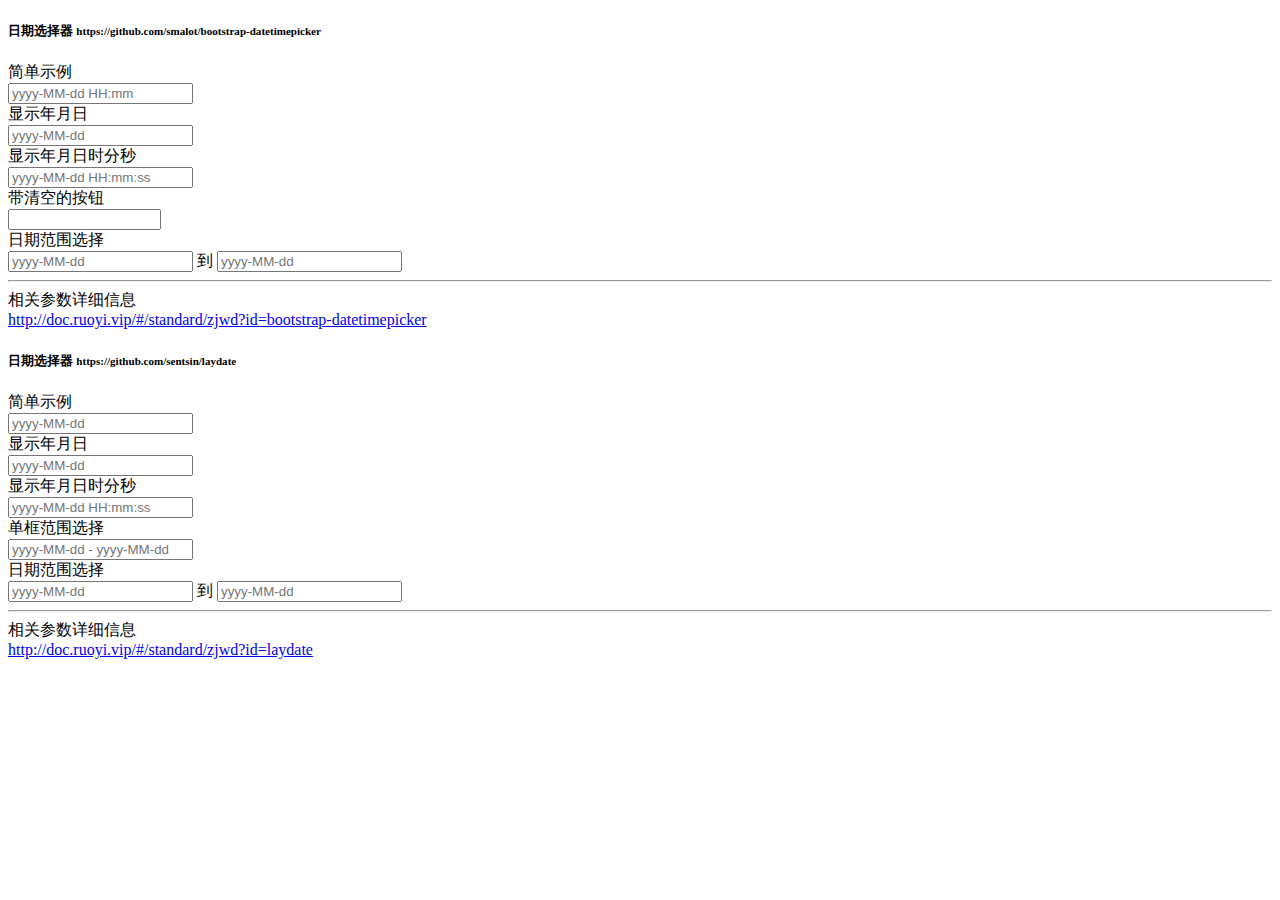
<file: ruoyi-admin/src/main/resources/templates/demo/form/datetime.html>
<!DOCTYPE html>
<html lang="zh">
<head>
	<th:block th:include="include :: header('日期和时间')" />
	<th:block th:include="include :: datetimepicker-css" />
</head>
<body class="gray-bg">
      <div class="wrapper wrapper-content animated fadeInRight">
        <div class="row">
            <div class="col-sm-6">
                <div class="ibox float-e-margins">
                    <div class="ibox-title">
                        <h5>日期选择器 <small>https://github.com/smalot/bootstrap-datetimepicker</small></h5>
                    </div>
                    <div class="ibox-content">
                        <div class="form-group">
                            <label class="font-noraml">简单示例</label>
                            <div class="input-group date">
                                <span class="input-group-addon"><i class="fa fa-calendar"></i></span>
                                <input type="text" class="form-control" id="datetimepicker-demo-1" placeholder="yyyy-MM-dd HH:mm">
                            </div>
                        </div>
                        
                        <div class="form-group">
                            <label class="font-noraml">显示年月日</label>
                            <div class="input-group date">
                                <span class="input-group-addon"><i class="fa fa-calendar"></i></span>
                                <input type="text" class="form-control" id="datetimepicker-demo-2" placeholder="yyyy-MM-dd">
                            </div>
                        </div>
                        
                        <div class="form-group">
                            <label class="font-noraml">显示年月日时分秒</label>
                            <div class="input-group date">
                                <span class="input-group-addon"><i class="fa fa-calendar"></i></span>
                                <input type="text" class="form-control" id="datetimepicker-demo-3" placeholder="yyyy-MM-dd HH:mm:ss">
                            </div>
                        </div>
                        
                        <div class="form-group">
			                <label class="font-noraml">带清空的按钮</label>
			                <div class="input-group date form_date">
			                    <span class="input-group-addon"><i class="fa fa-calendar"></i></span>
			                    <input class="form-control" size="16" type="text" readonly>
			                    <span class="input-group-addon"><span class="glyphicon glyphicon-remove"></span></span>
			                </div>
			            </div>
                        
                        <div class="form-group">
                            <label class="font-noraml">日期范围选择</label>
                            <div class="input-daterange input-group">
                                <input type="text" class="input-sm form-control" id="datetimepicker-startTime" placeholder="yyyy-MM-dd"/>
                                <span class="input-group-addon">到</span>
                                <input type="text" class="input-sm form-control" id="datetimepicker-endTime" placeholder="yyyy-MM-dd"/>
                            </div>
                        </div>
                        <hr>
                        <div class="form-group">
                            <label class="font-noraml">相关参数详细信息</label>
                            <div><a href="http://doc.ruoyi.vip/#/standard/zjwd?id=bootstrap-datetimepicker" target="_blank">http://doc.ruoyi.vip/#/standard/zjwd?id=bootstrap-datetimepicker</a></div>
                        </div>
                    </div>
                </div>
            </div>
            <div class="col-sm-6">
                <div class="ibox float-e-margins">
                    <div class="ibox-title">
                        <h5>日期选择器 <small>https://github.com/sentsin/laydate</small></h5>
                    </div>
                    <div class="ibox-content">
                        <div class="form-group">
                            <label class="font-noraml">简单示例</label>
                            <div class="input-group date">
                                <span class="input-group-addon"><i class="fa fa-calendar"></i></span>
                                <input type="text" class="form-control" id="laydate-demo-1" placeholder="yyyy-MM-dd">
                            </div>
                        </div>
                        
                        <div class="form-group">
                            <label class="font-noraml">显示年月日</label>
                            <div class="input-group date">
                                <span class="input-group-addon"><i class="fa fa-calendar"></i></span>
                                <input type="text" class="form-control" id="laydate-demo-2" placeholder="yyyy-MM-dd">
                            </div>
                        </div>
                        
                        <div class="form-group">
                            <label class="font-noraml">显示年月日时分秒</label>
                            <div class="input-group date">
                                <span class="input-group-addon"><i class="fa fa-calendar"></i></span>
                                <input type="text" class="form-control" id="laydate-demo-3" placeholder="yyyy-MM-dd HH:mm:ss">
                            </div>
                        </div>
                        
                        <div class="form-group">
                            <label class="font-noraml">单框范围选择</label>
                            <div class="input-group date">
                                <span class="input-group-addon"><i class="fa fa-calendar"></i></span>
                                <input type="text" class="form-control" id="laydate-demo-4" placeholder="yyyy-MM-dd - yyyy-MM-dd">
                            </div>
                        </div>
                        
                        <div class="form-group">
                            <label class="font-noraml">日期范围选择</label>
                            <div class="input-daterange input-group">
                                <input type="text" class="input-sm form-control" id="laydate-startTime" placeholder="yyyy-MM-dd"/>
                                <span class="input-group-addon">到</span>
                                <input type="text" class="input-sm form-control" id="laydate-endTime" placeholder="yyyy-MM-dd"/>
                            </div>
                        </div>
                        <hr>
                        <div class="form-group">
                            <label class="font-noraml">相关参数详细信息</label>
                            <div><a href="http://doc.ruoyi.vip/#/standard/zjwd?id=laydate" target="_blank">http://doc.ruoyi.vip/#/standard/zjwd?id=laydate</a></div>
                        </div>
                    </div>
                </div>
            </div>
        </div>
    </div>
    <th:block th:include="include :: footer" />
    <th:block th:include="include :: datetimepicker-js" />
    <script type="text/javascript">
        $(function(){
        	<!-- datetimepicker示例 -->
        	$("#datetimepicker-demo-1").datetimepicker();
        	
        	$("#datetimepicker-demo-2").datetimepicker({
       		    format: "yyyy-mm-dd",
       		    minView: "month",
       		    autoclose: true
       		});
        	
        	$("#datetimepicker-demo-3").datetimepicker({
       		    format: "yyyy-mm-dd hh:ii:ss",
       		    autoclose: true
       		});
        	
        	$('.form_date').datetimepicker({
        		format: "yyyy-mm-dd",
       		    minView: "month",
       		    autoclose: true
            });
        	
        	$("#datetimepicker-startTime").datetimepicker({
        		format: 'yyyy-mm-dd',
        		minView: "month",
        	    todayBtn:  true,
        	    autoclose: true,
        		endDate : new Date(),
        	}).on('changeDate', function(event) {
        		event.preventDefault();
        		event.stopPropagation();
        		var startTime = event.date;
        		$('#datetimepicker-endTime').datetimepicker('setStartDate', startTime);
        	});
        	
        	$("#datetimepicker-endTime").datetimepicker({
        		format: 'yyyy-mm-dd',
        		minView: "month",
        		todayBtn:  true,
        		autoclose: true,
        		endDate : new Date(),
        	}).on('changeDate', function(event) {
        		event.preventDefault();
        		event.stopPropagation();
        		var endTime = event.date;
        		$("#datetimepicker-startTime").datetimepicker('setEndDate', endTime);
        	});
        	
        	<!-- laydate示例 -->
        	layui.use('laydate', function(){
       		  var laydate = layui.laydate;
       		  
       		  laydate.render({
       		    elem: '#laydate-demo-1'
       		  });
       		  
       		  laydate.render({ 
       		    elem: '#laydate-demo-2',
       		    type: 'date'
       		  });
       		  
       		  laydate.render({ 
       		    elem: '#laydate-demo-3',
       		    type: 'datetime',
       		    trigger: 'click'
       		  });
       		  
       		  laydate.render({
       		    elem: '#laydate-demo-4',
       		    range: true
       		  });
       		  
       		  var startDate = laydate.render({
		        elem: '#laydate-startTime',
		        max: $('#laydate-endTime').val(),
		        theme: 'molv',
		        trigger: 'click',
		        done: function(value, date) {
		            // 结束时间大于开始时间
		            if (value !== '') {
		                endDate.config.min.year = date.year;
		                endDate.config.min.month = date.month - 1;
		                endDate.config.min.date = date.date;
		            } else {
		                endDate.config.min.year = '';
		                endDate.config.min.month = '';
		                endDate.config.min.date = '';
		            }
		        }
		      });
       		
		      var endDate = laydate.render({
		        elem: '#laydate-endTime',
		        min: $('#laydate-startTime').val(),
		        theme: 'molv',
		        trigger: 'click',
		        done: function(value, date) {
		            // 开始时间小于结束时间
		            if (value !== '') {
		                startDate.config.max.year = date.year;
		                startDate.config.max.month = date.month - 1;
		                startDate.config.max.date = date.date;
		            } else {
		                startDate.config.max.year = '';
		                startDate.config.max.month = '';
		                startDate.config.max.date = '';
		            }
		        }
		      });
       	   });
        });
    </script>
</body>
</html>
</file>
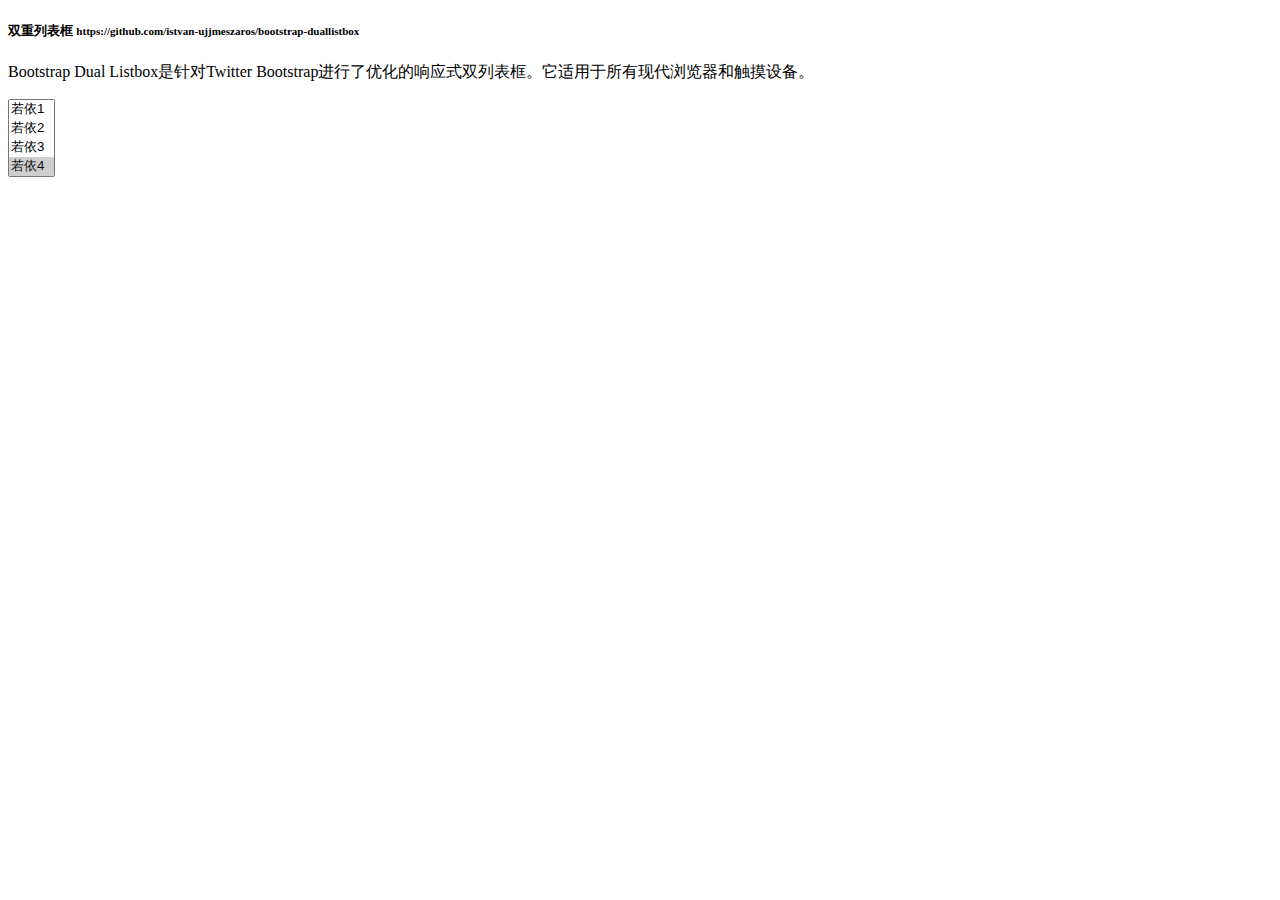
<file: ruoyi-admin/src/main/resources/templates/demo/form/duallistbox.html>
<!DOCTYPE html>
<html lang="zh">
<head>
	<th:block th:include="include :: header('左右互选组件')" />
	<th:block th:include="include :: bootstrap-duallistbox-css" />
</head>
<body class="gray-bg">
	<div class="wrapper wrapper-content animated fadeInRight">
        <div class="row">
            <div class="col-lg-12">
                <div class="ibox">
                    <div class="ibox-title">
                        <h5>双重列表框 <small>https://github.com/istvan-ujjmeszaros/bootstrap-duallistbox</small></h5>
                    </div>  
                    <div class="ibox-content">
                        <p>
                            Bootstrap Dual Listbox是针对Twitter Bootstrap进行了优化的响应式双列表框。它适用于所有现代浏览器和触摸设备。
                        </p>

                        <form id="form" action="#" class="wizard-big">
                            <select class="form-control dual_select" multiple>
                                <option value="1">若依1</option>
                                <option value="2">若依2</option>
                                <option value="3">若依3</option>
                                <option selected value="4">若依4</option>
                                <option selected value="5">若依5</option>
                                <option value="6">若依6</option>
                                <option value="7">若依7</option>
                                <option value="8">若依8</option>
                                <option value="9">若依9</option>
                                <option value="10">若依10</option>
                                <option value="11">若依11</option>
                                <option value="12">若依12</option>
                            </select>
                        </form>
                    </div>
                </div>
            </div>
        </div>
    </div>
    <th:block th:include="include :: footer" />
    <th:block th:include="include :: bootstrap-duallistbox-js" />
    <script type="text/javascript">
	    $('.dual_select').bootstrapDualListbox({
	    	nonSelectedListLabel: '未有用户',
            selectedListLabel: '已有用户',
            preserveSelectionOnMove: 'moved',
            moveOnSelect: false,           // 出现一个剪头，表示可以一次选择一个
            filterTextClear: '展示所有',
            moveSelectedLabel: "添加",
            moveAllLabel: '添加所有',
            removeSelectedLabel: "移除",
            removeAllLabel: '移除所有',
            infoText: '共{0}个',
            showFilterInputs: false,       // 是否带搜索
	        selectorMinimalHeight: 160
	    });
    </script>
</body>
</html>
</file>
